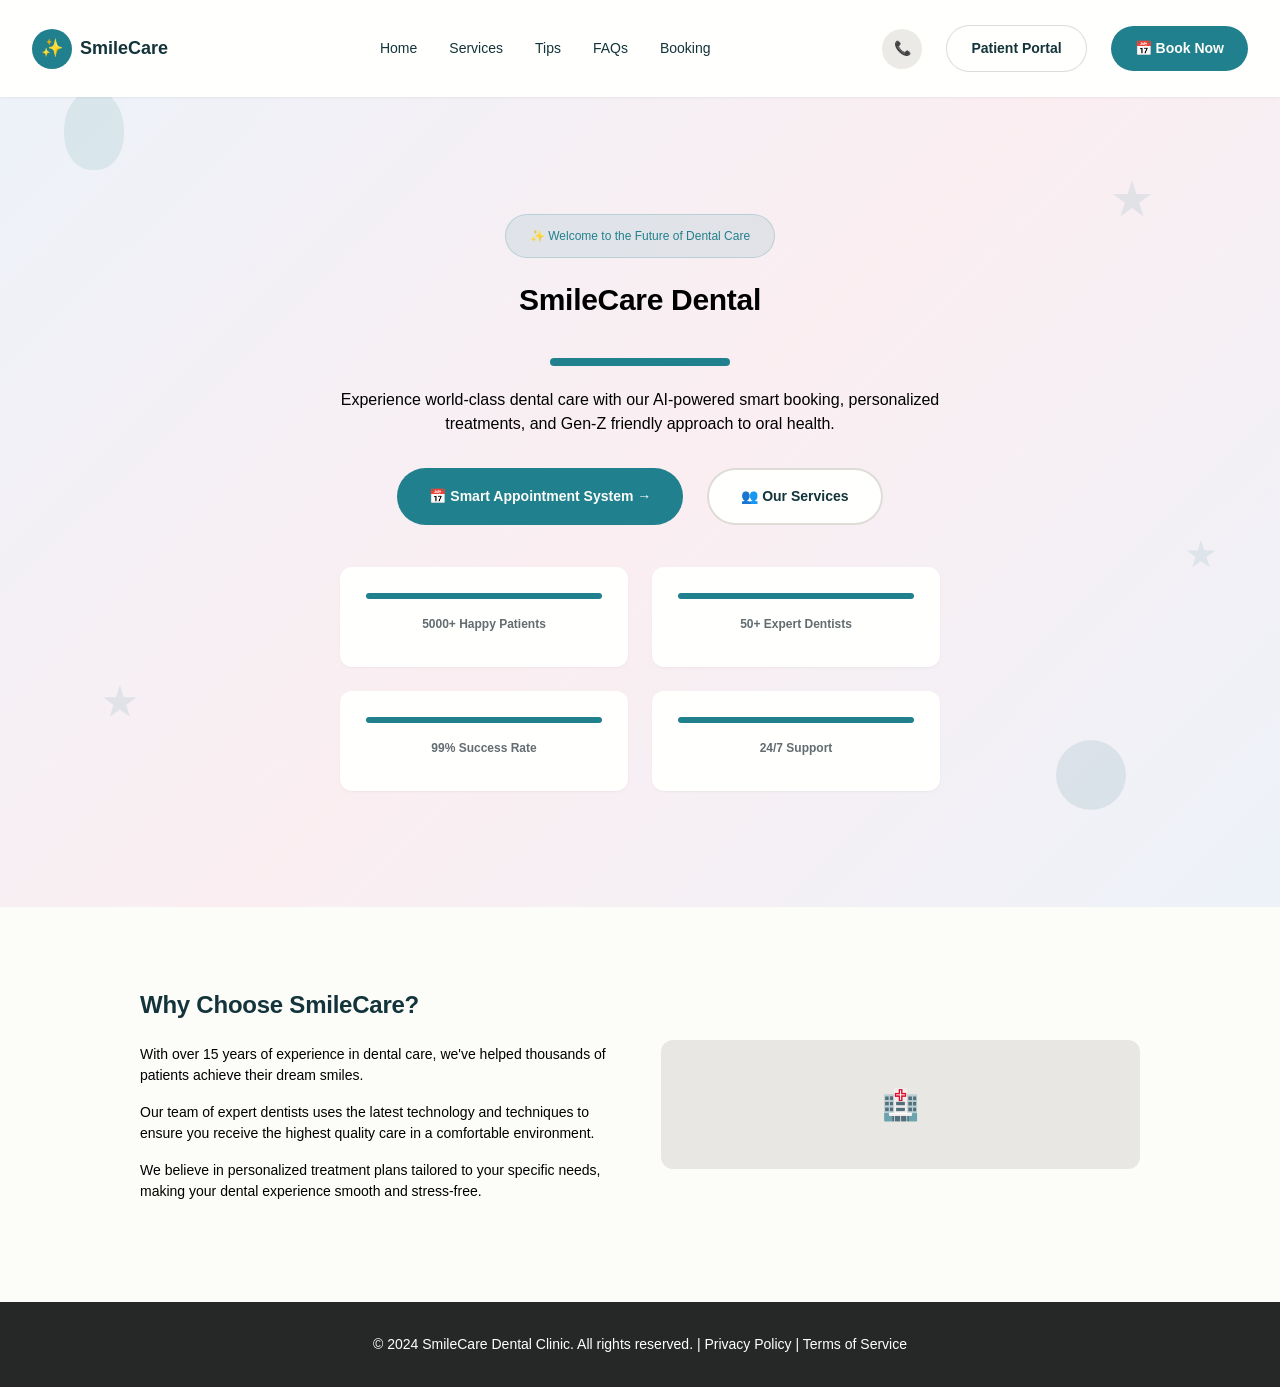
<file: index.html>
<!DOCTYPE html>
<html lang="en">
<head>
    <meta charset="UTF-8">
    <meta name="viewport" content="width=device-width, initial-scale=1.0">
    <title>SmileCare - Modern Dental Clinic</title>
    <link rel="stylesheet" href="style.css">
</head>
<body>
    <div class="floating-objects">
        <div class="floating-object tooth"></div>
        <div class="floating-object star"></div>
        <div class="floating-object star"></div>
        <div class="floating-object star"></div>
        <div class="floating-object star"></div>
        <div class="floating-object circle"></div>
        <div class="floating-object circle"></div>
    </div>

    <header>
        <nav>
            <div class="logo">
                <div class="logo-icon">✨</div>
                <span>SmileCare</span>
            </div>
            
            <ul class="nav-links">
                <li><a href="index.html">Home</a></li>
                <li><a href="services.html">Services</a></li>
                <li><a href="tips.html">Tips</a></li>
                <li><a href="faqs.html">FAQs</a></li>
                <li><a href="booking.html">Booking</a></li>
            </ul>

            <div class="nav-right">
                <div class="phone-icon">📞</div>
                <a href="patient-portal.html" class="login-btn">Patient Portal</a>
                <a href="booking.html" class="book-btn">📅 Book Now</a>
            </div>
        </nav>
    </header>

    <section class="hero" id="home">
        <div class="hero-content">
            <div class="hero-badge">✨ Welcome to the Future of Dental Care</div>
            
            <h1 class="hero-title">SmileCare Dental</h1>
            
            <div class="gradient-bar"></div>

            <p class="hero-description">
                Experience world-class dental care with our AI-powered smart booking, personalized treatments, and Gen-Z friendly approach to oral health.
            </p>

            <div class="hero-buttons">
                <a href="booking.html" class="btn-primary">📅 Smart Appointment System →</a>
                <a href="services.html" class="btn-secondary">👥 Our Services</a>
            </div>

            <div class="stats">
                <div class="stat-card">
                    <div class="stat-bar"></div>
                    <div class="stat-label">5000+ Happy Patients</div>
                </div>
                <div class="stat-card">
                    <div class="stat-bar"></div>
                    <div class="stat-label">50+ Expert Dentists</div>
                </div>
                <div class="stat-card">
                    <div class="stat-bar"></div>
                    <div class="stat-label">99% Success Rate</div>
                </div>
                <div class="stat-card">
                    <div class="stat-bar"></div>
                    <div class="stat-label">24/7 Support</div>
                </div>
            </div>
        </div>
    </section>

    <section class="about" id="about">
        <div class="container">
            <div class="about-content">
                <div class="about-text">
                    <h2>Why Choose SmileCare?</h2>
                    <p>With over 15 years of experience in dental care, we've helped thousands of patients achieve their dream smiles.</p>
                    <p>Our team of expert dentists uses the latest technology and techniques to ensure you receive the highest quality care in a comfortable environment.</p>
                    <p>We believe in personalized treatment plans tailored to your specific needs, making your dental experience smooth and stress-free.</p>
                </div>
                <div class="about-image">
                    🏥
                </div>
            </div>
        </div>
    </section>

    <footer>
        <p>&copy; 2024 SmileCare Dental Clinic. All rights reserved. | Privacy Policy | Terms of Service</p>
    </footer>

    <script src="script.js"></script>
</body>
</html>
</file>
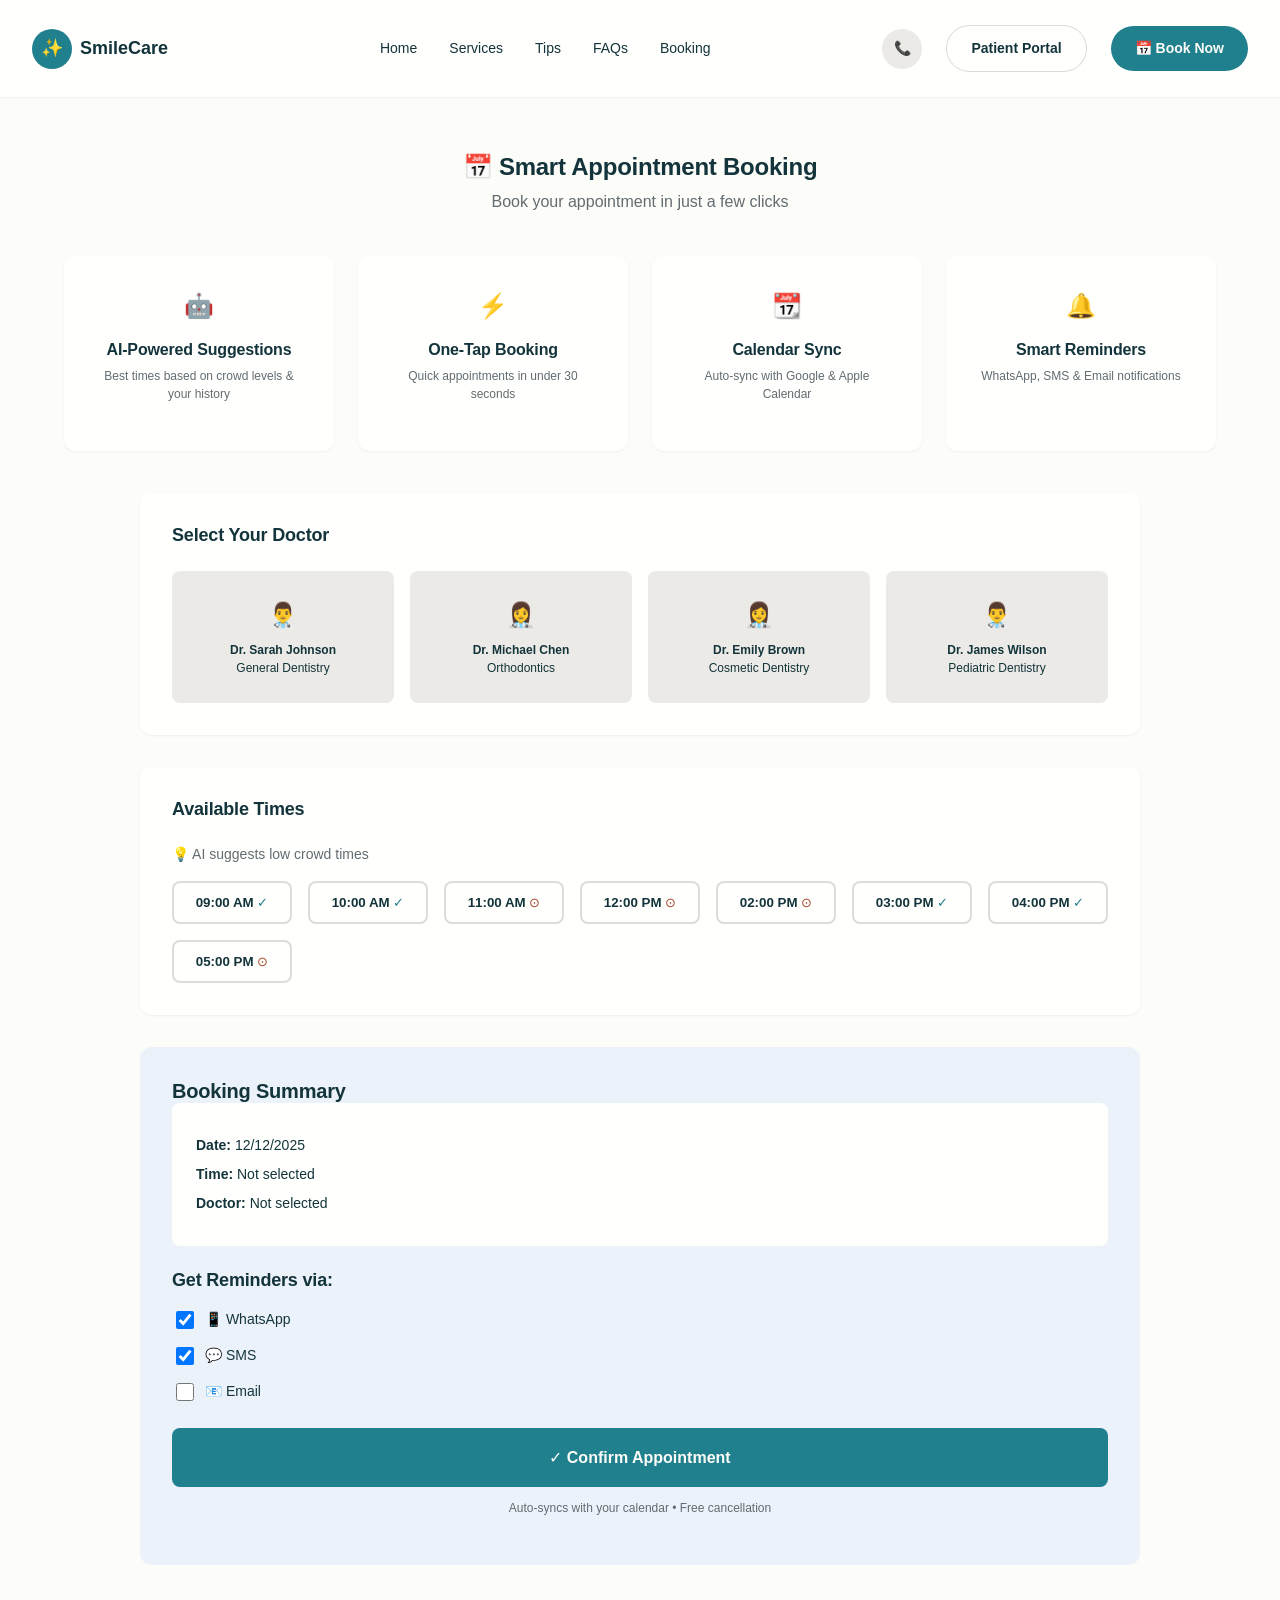
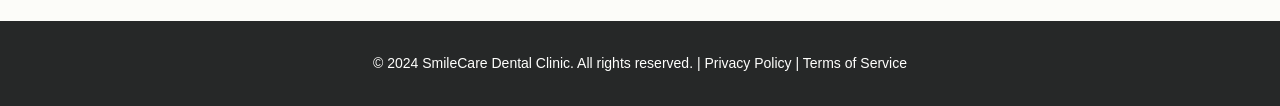
<file: booking.html>
<!DOCTYPE html>
<html lang="en">
<head>
    <meta charset="UTF-8">
    <meta name="viewport" content="width=device-width, initial-scale=1.0">
    <title>Smart Booking - SmileCare Dental</title>
    <link rel="stylesheet" href="style.css">
</head>
<body>
    <header>
        <nav>
            <div class="logo">
                <div class="logo-icon">✨</div>
                <span>SmileCare</span>
            </div>
            
            <ul class="nav-links">
                <li><a href="index.html">Home</a></li>
                <li><a href="services.html">Services</a></li>
                <li><a href="tips.html">Tips</a></li>
                <li><a href="faqs.html">FAQs</a></li>
                <li><a href="booking.html">Booking</a></li>
            </ul>

            <div class="nav-right">
                <div class="phone-icon">📞</div>
                <a href="patient-portal.html" class="login-btn">Patient Portal</a>
                <a href="booking.html" class="book-btn">📅 Book Now</a>
            </div>
        </nav>
    </header>

    <section class="booking-section">
        <div class="container">
            <div class="booking-header">
                <h2 class="booking-title">📅 Smart Appointment Booking</h2>
                <p class="booking-subtitle">Book your appointment in just a few clicks</p>
            </div>

            <div class="booking-features">
                <div class="feature">
                    <div class="feature-icon">🤖</div>
                    <h3>AI-Powered Suggestions</h3>
                    <p>Best times based on crowd levels & your history</p>
                </div>
                <div class="feature">
                    <div class="feature-icon">⚡</div>
                    <h3>One-Tap Booking</h3>
                    <p>Quick appointments in under 30 seconds</p>
                </div>
                <div class="feature">
                    <div class="feature-icon">📆</div>
                    <h3>Calendar Sync</h3>
                    <p>Auto-sync with Google & Apple Calendar</p>
                </div>
                <div class="feature">
                    <div class="feature-icon">🔔</div>
                    <h3>Smart Reminders</h3>
                    <p>WhatsApp, SMS & Email notifications</p>
                </div>
            </div>

            <div class="booking-form-section">
                <div class="booking-steps">
                    <h3>Select Your Doctor</h3>
                    <div class="doctors-list">
                        <div class="doctor-option" onclick="selectDoctor(this)">
                            <div class="doctor-icon">👨‍⚕️</div>
                            <p><strong>Dr. Sarah Johnson</strong></p>
                            <p>General Dentistry</p>
                        </div>
                        <div class="doctor-option" onclick="selectDoctor(this)">
                            <div class="doctor-icon">👩‍⚕️</div>
                            <p><strong>Dr. Michael Chen</strong></p>
                            <p>Orthodontics</p>
                        </div>
                        <div class="doctor-option" onclick="selectDoctor(this)">
                            <div class="doctor-icon">👩‍⚕️</div>
                            <p><strong>Dr. Emily Brown</strong></p>
                            <p>Cosmetic Dentistry</p>
                        </div>
                        <div class="doctor-option" onclick="selectDoctor(this)">
                            <div class="doctor-icon">👨‍⚕️</div>
                            <p><strong>Dr. James Wilson</strong></p>
                            <p>Pediatric Dentistry</p>
                        </div>
                    </div>
                </div>

                <div class="booking-steps">
                    <h3>Available Times</h3>
                    <p class="crowd-hint">💡 AI suggests low crowd times</p>
                    <div class="time-slots">
                        <button class="time-slot low-crowd">09:00 AM</button>
                        <button class="time-slot low-crowd">10:00 AM</button>
                        <button class="time-slot medium-crowd">11:00 AM</button>
                        <button class="time-slot medium-crowd">12:00 PM</button>
                        <button class="time-slot medium-crowd">02:00 PM</button>
                        <button class="time-slot low-crowd">03:00 PM</button>
                        <button class="time-slot low-crowd">04:00 PM</button>
                        <button class="time-slot medium-crowd">05:00 PM</button>
                    </div>
                </div>

                <div class="booking-summary">
                    <h3>Booking Summary</h3>
                    <div class="summary-card">
                        <p><strong>Date:</strong> <span id="summaryDate">12/12/2025</span></p>
                        <p><strong>Time:</strong> <span id="summaryTime">Not selected</span></p>
                        <p><strong>Doctor:</strong> <span id="summaryDoctor">Not selected</span></p>
                    </div>

                    <div class="reminder-options">
                        <h4>Get Reminders via:</h4>
                        <label class="checkbox-label">
                            <input type="checkbox" checked>
                            <span>📱 WhatsApp</span>
                        </label>
                        <label class="checkbox-label">
                            <input type="checkbox" checked>
                            <span>💬 SMS</span>
                        </label>
                        <label class="checkbox-label">
                            <input type="checkbox">
                            <span>📧 Email</span>
                        </label>
                    </div>

                    <button class="confirm-appointment-btn" onclick="confirmBooking()">✓ Confirm Appointment</button>
                    <p class="cancel-note">Auto-syncs with your calendar • Free cancellation</p>
                </div>
            </div>
        </div>
    </section>

    <footer>
        <p>&copy; 2024 SmileCare Dental Clinic. All rights reserved. | Privacy Policy | Terms of Service</p>
    </footer>

    <script src="script.js"></script>
</body>
</html>
</file>
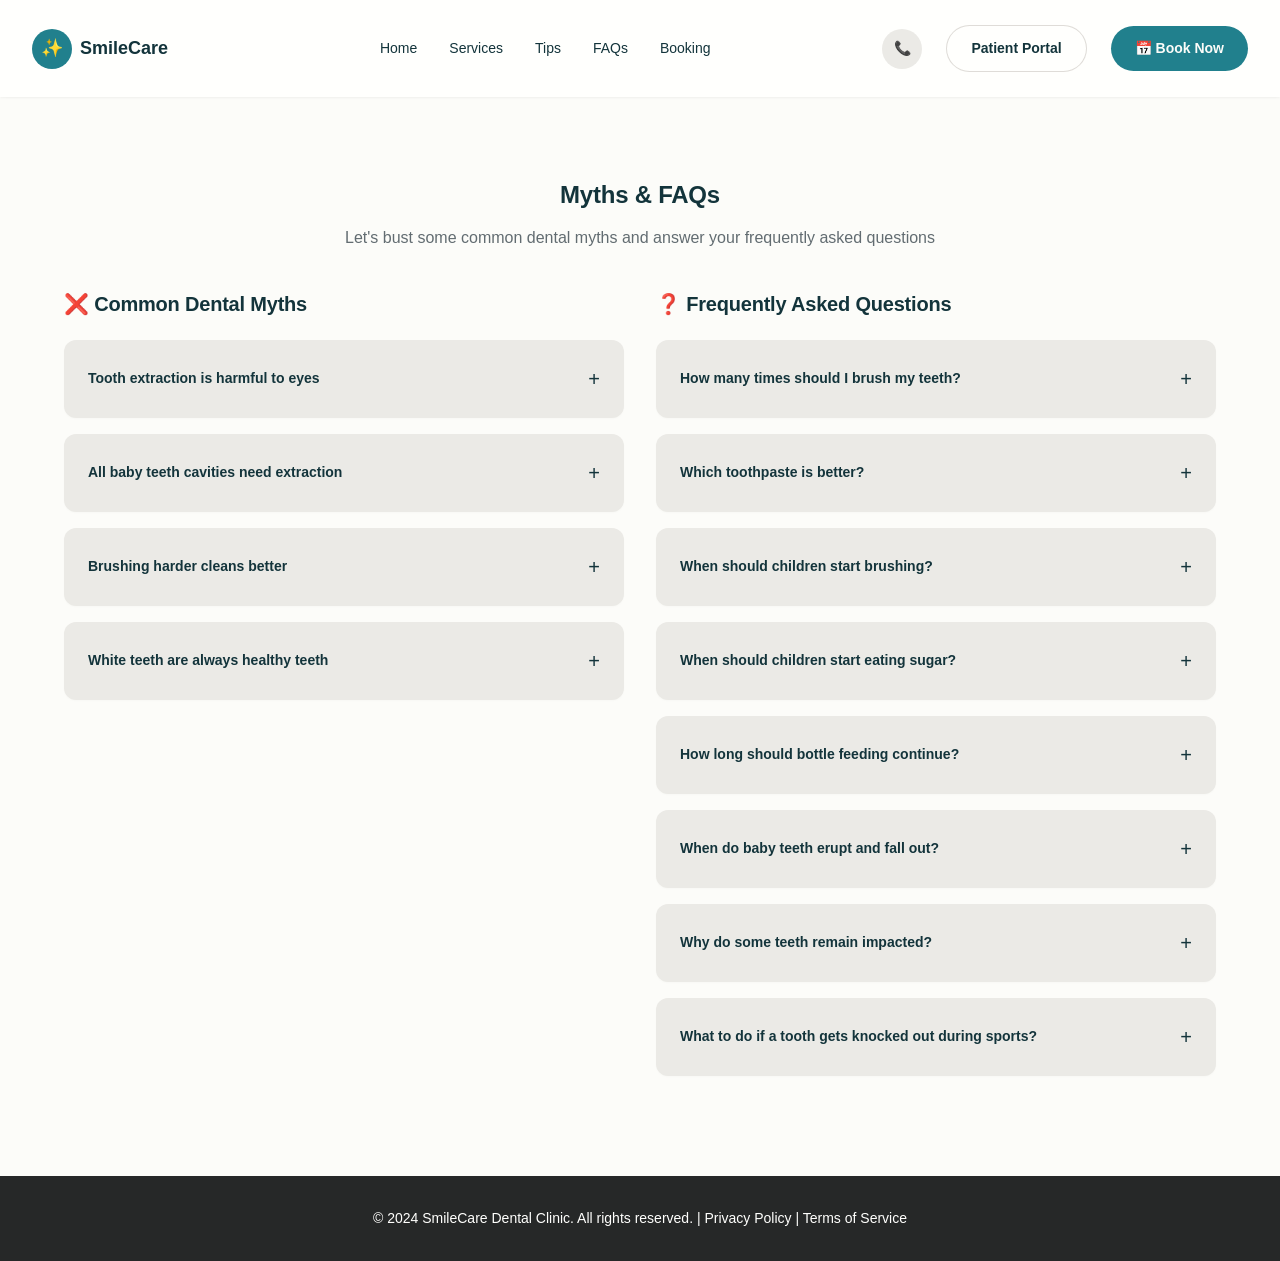
<file: faqs.html>
<!DOCTYPE html>
<html lang="en">
<head>
    <meta charset="UTF-8">
    <meta name="viewport" content="width=device-width, initial-scale=1.0">
    <title>FAQs & Myths - SmileCare Dental</title>
    <link rel="stylesheet" href="style.css">
</head>
<body>
    <div class="floating-objects">
        <div class="floating-object tooth"></div>
        <div class="floating-object star"></div>
        <div class="floating-object circle"></div>
    </div>

    <header>
        <nav>
            <div class="logo">
                <div class="logo-icon">✨</div>
                <span>SmileCare</span>
            </div>
            
            <ul class="nav-links">
                <li><a href="index.html">Home</a></li>
                <li><a href="services.html">Services</a></li>
                <li><a href="tips.html">Tips</a></li>
                <li><a href="faqs.html">FAQs</a></li>
                <li><a href="booking.html">Booking</a></li>
            </ul>

            <div class="nav-right">
                <div class="phone-icon">📞</div>
                <a href="patient-portal.html" class="login-btn">Patient Portal</a>
                <a href="booking.html" class="book-btn">📅 Book Now</a>
            </div>
        </nav>
    </header>

    <section class="faqs-section">
        <div class="container">
            <div class="section-header">
                <h2 class="section-title">Myths & FAQs</h2>
                <p class="section-subtitle">Let's bust some common dental myths and answer your frequently asked questions</p>
            </div>

            <div class="faqs-container">
                <div class="faqs-myths">
                    <h3 class="subsection-title">❌ Common Dental Myths</h3>
                    
                    <div class="faq-item">
                        <div class="faq-header" onclick="toggleFaq(this)">
                            <span class="faq-question">Tooth extraction is harmful to eyes</span>
                            <span class="faq-toggle">+</span>
                        </div>
                        <div class="faq-content">
                            <div class="myth-box">
                                <h4>✓ The Truth:</h4>
                                <p>This is completely FALSE! There is no nerve connection between teeth and eyes. Tooth extractions are safe procedures performed under proper anesthesia.</p>
                            </div>
                        </div>
                    </div>

                    <div class="faq-item">
                        <div class="faq-header" onclick="toggleFaq(this)">
                            <span class="faq-question">All baby teeth cavities need extraction</span>
                            <span class="faq-toggle">+</span>
                        </div>
                        <div class="faq-content">
                            <div class="myth-box">
                                <h4>✓ The Truth:</h4>
                                <p>Not necessarily. Baby teeth can be treated with fillings or other restorative methods to preserve them until they naturally fall out.</p>
                            </div>
                        </div>
                    </div>

                    <div class="faq-item">
                        <div class="faq-header" onclick="toggleFaq(this)">
                            <span class="faq-question">Brushing harder cleans better</span>
                            <span class="faq-toggle">+</span>
                        </div>
                        <div class="faq-content">
                            <div class="myth-box">
                                <h4>✓ The Truth:</h4>
                                <p>False! Hard brushing can damage your gums and enamel. Gentle, proper technique is more effective than aggressive brushing.</p>
                            </div>
                        </div>
                    </div>

                    <div class="faq-item">
                        <div class="faq-header" onclick="toggleFaq(this)">
                            <span class="faq-question">White teeth are always healthy teeth</span>
                            <span class="faq-toggle">+</span>
                        </div>
                        <div class="faq-content">
                            <div class="myth-box">
                                <h4>✓ The Truth:</h4>
                                <p>Not true. Teeth color doesn't determine health. You can have white teeth with cavities or healthy teeth with natural coloring.</p>
                            </div>
                        </div>
                    </div>
                </div>

                <div class="faqs-questions">
                    <h3 class="subsection-title">❓ Frequently Asked Questions</h3>
                    
                    <div class="faq-item">
                        <div class="faq-header" onclick="toggleFaq(this)">
                            <span class="faq-question">How many times should I brush my teeth?</span>
                            <span class="faq-toggle">+</span>
                        </div>
                        <div class="faq-content">
                            <p>You should brush your teeth at least twice a day - morning and night. Ideally, brush 30 minutes after meals to prevent enamel damage.</p>
                        </div>
                    </div>

                    <div class="faq-item">
                        <div class="faq-header" onclick="toggleFaq(this)">
                            <span class="faq-question">Which toothpaste is better?</span>
                            <span class="faq-toggle">+</span>
                        </div>
                        <div class="faq-content">
                            <p>Look for toothpaste with fluoride and the ADA seal. Choose based on your needs: sensitivity, whitening, or cavity prevention. Consult your dentist for personalized recommendations.</p>
                        </div>
                    </div>

                    <div class="faq-item">
                        <div class="faq-header" onclick="toggleFaq(this)">
                            <span class="faq-question">When should children start brushing?</span>
                            <span class="faq-toggle">+</span>
                        </div>
                        <div class="faq-content">
                            <p>Children should start brushing when their first tooth erupts (around 6 months old). Use a soft toothbrush and fluoride-free toothpaste for babies.</p>
                        </div>
                    </div>

                    <div class="faq-item">
                        <div class="faq-header" onclick="toggleFaq(this)">
                            <span class="faq-question">When should children start eating sugar?</span>
                            <span class="faq-toggle">+</span>
                        </div>
                        <div class="faq-content">
                            <p>Avoid giving children sugary foods before age 2. After that, limit sugary foods and drinks, especially between meals. Rinse mouth with water after consuming sweets.</p>
                        </div>
                    </div>

                    <div class="faq-item">
                        <div class="faq-header" onclick="toggleFaq(this)">
                            <span class="faq-question">How long should bottle feeding continue?</span>
                            <span class="faq-toggle">+</span>
                        </div>
                        <div class="faq-content">
                            <p>Bottle feeding should ideally stop by age 12-18 months. Prolonged bottle use, especially at night, can cause tooth decay and developmental issues.</p>
                        </div>
                    </div>

                    <div class="faq-item">
                        <div class="faq-header" onclick="toggleFaq(this)">
                            <span class="faq-question">When do baby teeth erupt and fall out?</span>
                            <span class="faq-toggle">+</span>
                        </div>
                        <div class="faq-content">
                            <p>First teeth typically erupt around 6 months. They start falling out around age 6. Baby teeth are usually all gone by age 12, replaced by permanent teeth.</p>
                        </div>
                    </div>

                    <div class="faq-item">
                        <div class="faq-header" onclick="toggleFaq(this)">
                            <span class="faq-question">Why do some teeth remain impacted?</span>
                            <span class="faq-toggle">+</span>
                        </div>
                        <div class="faq-content">
                            <p>Teeth can be impacted due to insufficient jaw space, bone density, or abnormal tooth positioning. Wisdom teeth are commonly impacted and may need extraction.</p>
                        </div>
                    </div>

                    <div class="faq-item">
                        <div class="faq-header" onclick="toggleFaq(this)">
                            <span class="faq-question">What to do if a tooth gets knocked out during sports?</span>
                            <span class="faq-toggle">+</span>
                        </div>
                        <div class="faq-content">
                            <p>Quickly find the tooth, hold it by the crown (not the root), rinse gently with milk or saline solution, and try to reinsert it. If not possible, place it in milk and visit the dentist immediately!</p>
                        </div>
                    </div>
                </div>
            </div>
        </div>
    </section>

    <footer>
        <p>&copy; 2024 SmileCare Dental Clinic. All rights reserved. | Privacy Policy | Terms of Service</p>
    </footer>

    <script src="script.js"></script>
</body>
</html>
</file>
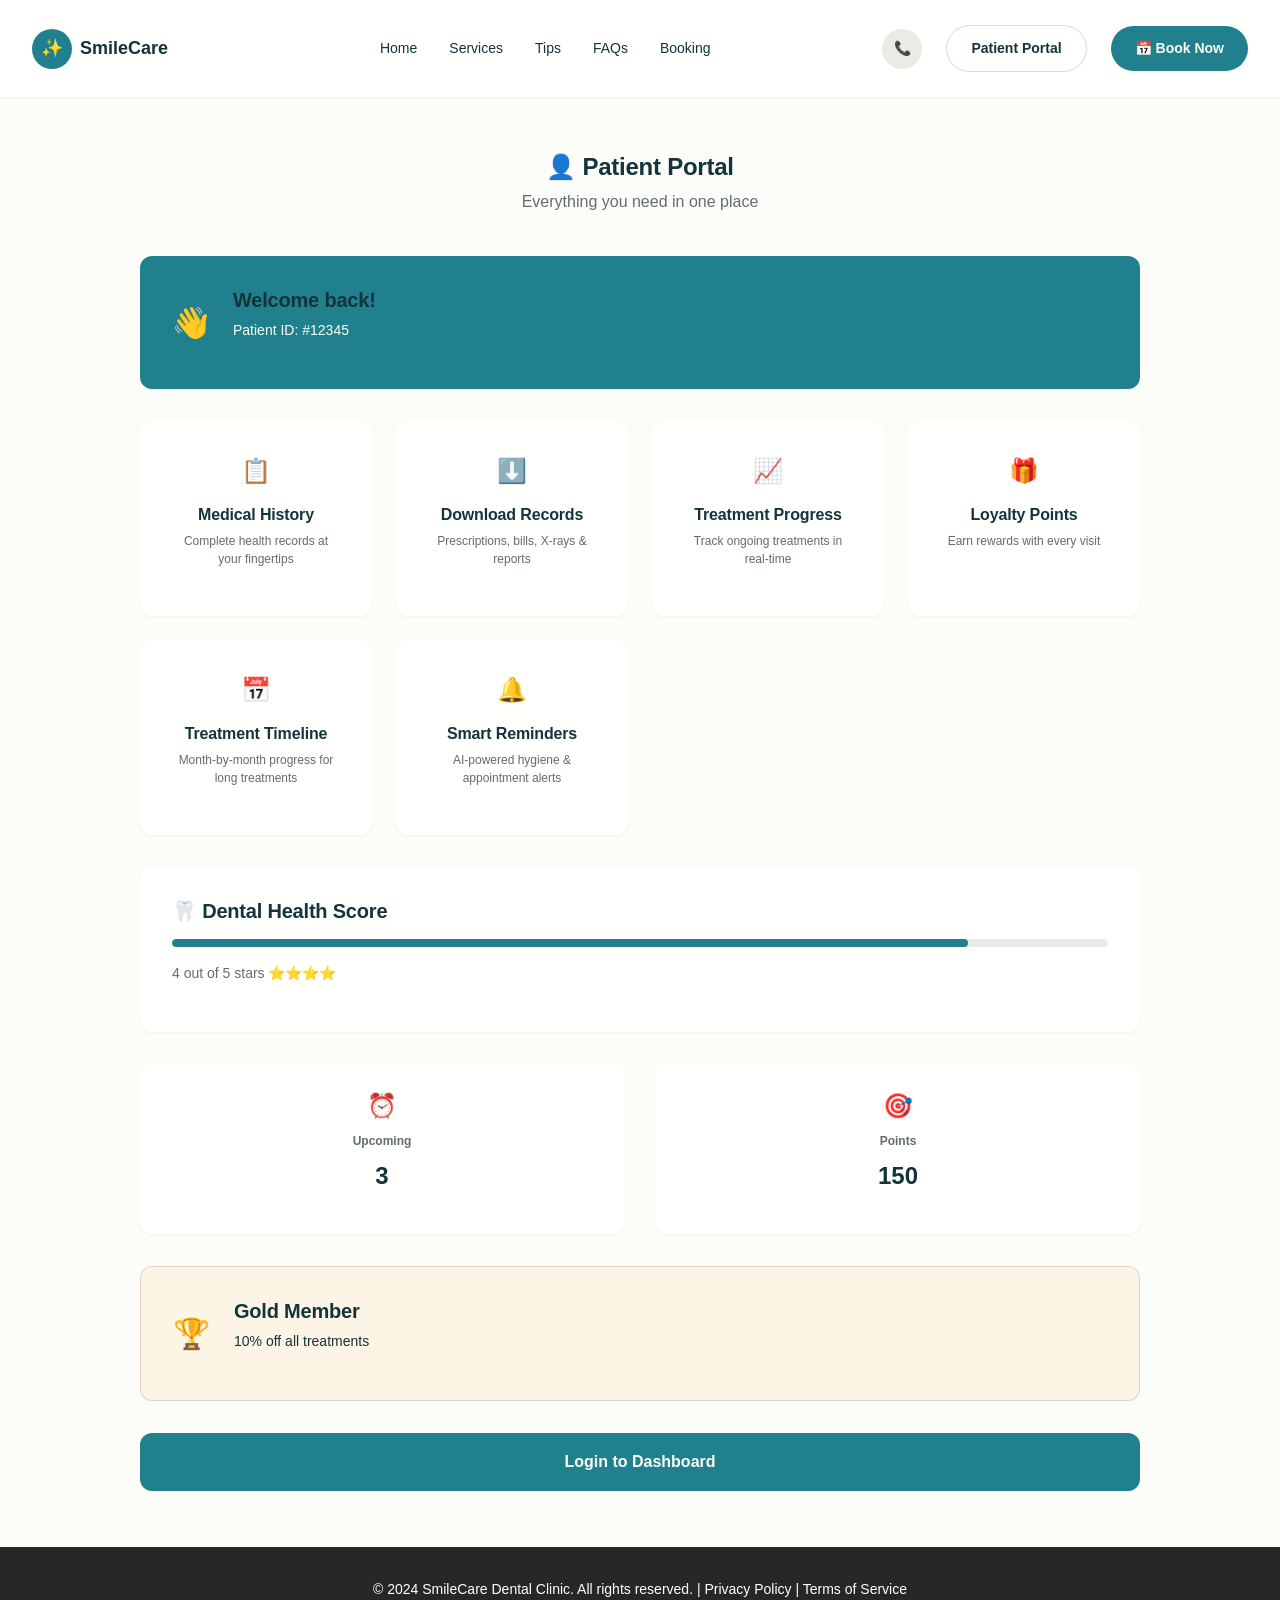
<file: patient-portal.html>
<!DOCTYPE html>
<html lang="en">
<head>
    <meta charset="UTF-8">
    <meta name="viewport" content="width=device-width, initial-scale=1.0">
    <title>Patient Portal - SmileCare Dental</title>
    <link rel="stylesheet" href="style.css">
</head>
<body>
    <header>
        <nav>
            <div class="logo">
                <div class="logo-icon">✨</div>
                <span>SmileCare</span>
            </div>
            
            <ul class="nav-links">
                <li><a href="index.html">Home</a></li>
                <li><a href="services.html">Services</a></li>
                <li><a href="tips.html">Tips</a></li>
                <li><a href="faqs.html">FAQs</a></li>
                <li><a href="booking.html">Booking</a></li>
            </ul>

            <div class="nav-right">
                <div class="phone-icon">📞</div>
                <a href="patient-portal.html" class="login-btn">Patient Portal</a>
                <a href="booking.html" class="book-btn">📅 Book Now</a>
            </div>
        </nav>
    </header>

    <section class="patient-portal-section">
        <div class="container">
            <div class="portal-header">
                <h2 class="portal-title">👤 Patient Portal</h2>
                <p class="portal-subtitle">Everything you need in one place</p>
            </div>

            <div class="portal-content">
                <div class="welcome-card">
                    <div class="welcome-icon">👋</div>
                    <div class="welcome-text">
                        <h3>Welcome back!</h3>
                        <p>Patient ID: #12345</p>
                    </div>
                </div>

                <div class="portal-grid">
                    <div class="portal-card">
                        <div class="portal-card-icon">📋</div>
                        <h3 class="portal-card-title">Medical History</h3>
                        <p class="portal-card-description">Complete health records at your fingertips</p>
                    </div>

                    <div class="portal-card">
                        <div class="portal-card-icon">⬇️</div>
                        <h3 class="portal-card-title">Download Records</h3>
                        <p class="portal-card-description">Prescriptions, bills, X-rays & reports</p>
                    </div>

                    <div class="portal-card">
                        <div class="portal-card-icon">📈</div>
                        <h3 class="portal-card-title">Treatment Progress</h3>
                        <p class="portal-card-description">Track ongoing treatments in real-time</p>
                    </div>

                    <div class="portal-card">
                        <div class="portal-card-icon">🎁</div>
                        <h3 class="portal-card-title">Loyalty Points</h3>
                        <p class="portal-card-description">Earn rewards with every visit</p>
                    </div>

                    <div class="portal-card">
                        <div class="portal-card-icon">📅</div>
                        <h3 class="portal-card-title">Treatment Timeline</h3>
                        <p class="portal-card-description">Month-by-month progress for long treatments</p>
                    </div>

                    <div class="portal-card">
                        <div class="portal-card-icon">🔔</div>
                        <h3 class="portal-card-title">Smart Reminders</h3>
                        <p class="portal-card-description">AI-powered hygiene & appointment alerts</p>
                    </div>
                </div>

                <div class="health-score-section">
                    <div class="score-header">
                        <h3>🦷 Dental Health Score</h3>
                        <div class="score-bar">
                            <div class="score-progress" style="width: 85%;"></div>
                        </div>
                        <p class="score-value">4 out of 5 stars ⭐⭐⭐⭐</p>
                    </div>
                </div>

                <div class="quick-stats">
                    <div class="stat">
                        <div class="stat-icon">⏰</div>
                        <p class="stat-label">Upcoming</p>
                        <p class="stat-value">3</p>
                    </div>
                    <div class="stat">
                        <div class="stat-icon">🎯</div>
                        <p class="stat-label">Points</p>
                        <p class="stat-value">150</p>
                    </div>
                </div>

                <div class="membership-card">
                    <div class="membership-icon">🏆</div>
                    <div class="membership-content">
                        <h3>Gold Member</h3>
                        <p>10% off all treatments</p>
                    </div>
                </div>

                <button class="portal-login-btn">Login to Dashboard</button>
            </div>
        </div>
    </section>

    <footer>
        <p>&copy; 2024 SmileCare Dental Clinic. All rights reserved. | Privacy Policy | Terms of Service</p>
    </footer>

    <script src="script.js"></script>
</body>
</html>
</file>
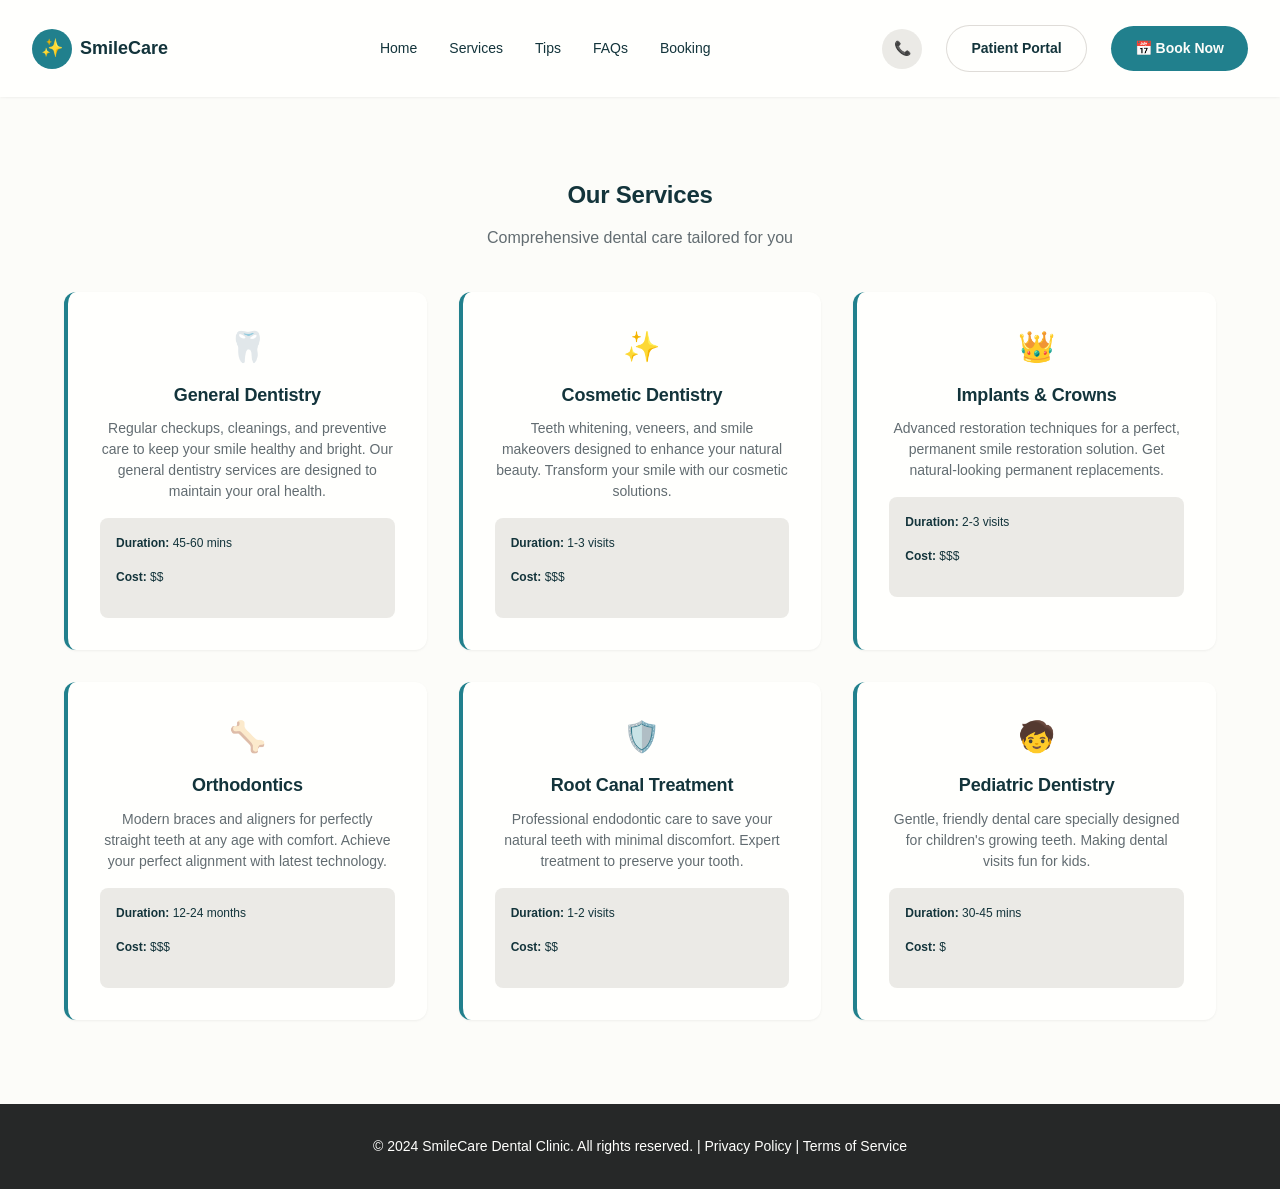
<file: services.html>
<!DOCTYPE html>
<html lang="en">
<head>
    <meta charset="UTF-8">
    <meta name="viewport" content="width=device-width, initial-scale=1.0">
    <title>Services - SmileCare Dental</title>
    <link rel="stylesheet" href="style.css">
</head>
<body>
    <div class="floating-objects">
        <div class="floating-object tooth"></div>
        <div class="floating-object star"></div>
        <div class="floating-object star"></div>
        <div class="floating-object circle"></div>
        <div class="floating-object circle"></div>
    </div>

    <header>
        <nav>
            <div class="logo">
                <div class="logo-icon">✨</div>
                <span>SmileCare</span>
            </div>
            
            <ul class="nav-links">
                <li><a href="index.html">Home</a></li>
                <li><a href="services.html">Services</a></li>
                <li><a href="tips.html">Tips</a></li>
                <li><a href="faqs.html">FAQs</a></li>
                <li><a href="booking.html">Booking</a></li>
            </ul>

            <div class="nav-right">
                <div class="phone-icon">📞</div>
                <a href="patient-portal.html" class="login-btn">Patient Portal</a>
                <a href="booking.html" class="book-btn">📅 Book Now</a>
            </div>
        </nav>
    </header>

    <section class="services">
        <div class="container">
            <h2 class="section-title">Our Services</h2>
            <p class="section-subtitle">Comprehensive dental care tailored for you</p>
            
            <div class="services-grid">
                <div class="service-card">
                    <div class="service-icon">🦷</div>
                    <h3 class="service-title">General Dentistry</h3>
                    <p class="service-description">Regular checkups, cleanings, and preventive care to keep your smile healthy and bright. Our general dentistry services are designed to maintain your oral health.</p>
                    <div class="service-details">
                        <p><strong>Duration:</strong> 45-60 mins</p>
                        <p><strong>Cost:</strong> $$</p>
                    </div>
                </div>
                <div class="service-card">
                    <div class="service-icon">✨</div>
                    <h3 class="service-title">Cosmetic Dentistry</h3>
                    <p class="service-description">Teeth whitening, veneers, and smile makeovers designed to enhance your natural beauty. Transform your smile with our cosmetic solutions.</p>
                    <div class="service-details">
                        <p><strong>Duration:</strong> 1-3 visits</p>
                        <p><strong>Cost:</strong> $$$</p>
                    </div>
                </div>
                <div class="service-card">
                    <div class="service-icon">👑</div>
                    <h3 class="service-title">Implants & Crowns</h3>
                    <p class="service-description">Advanced restoration techniques for a perfect, permanent smile restoration solution. Get natural-looking permanent replacements.</p>
                    <div class="service-details">
                        <p><strong>Duration:</strong> 2-3 visits</p>
                        <p><strong>Cost:</strong> $$$</p>
                    </div>
                </div>
                <div class="service-card">
                    <div class="service-icon">🦴</div>
                    <h3 class="service-title">Orthodontics</h3>
                    <p class="service-description">Modern braces and aligners for perfectly straight teeth at any age with comfort. Achieve your perfect alignment with latest technology.</p>
                    <div class="service-details">
                        <p><strong>Duration:</strong> 12-24 months</p>
                        <p><strong>Cost:</strong> $$$</p>
                    </div>
                </div>
                <div class="service-card">
                    <div class="service-icon">🛡️</div>
                    <h3 class="service-title">Root Canal Treatment</h3>
                    <p class="service-description">Professional endodontic care to save your natural teeth with minimal discomfort. Expert treatment to preserve your tooth.</p>
                    <div class="service-details">
                        <p><strong>Duration:</strong> 1-2 visits</p>
                        <p><strong>Cost:</strong> $$</p>
                    </div>
                </div>
                <div class="service-card">
                    <div class="service-icon">🧒</div>
                    <h3 class="service-title">Pediatric Dentistry</h3>
                    <p class="service-description">Gentle, friendly dental care specially designed for children's growing teeth. Making dental visits fun for kids.</p>
                    <div class="service-details">
                        <p><strong>Duration:</strong> 30-45 mins</p>
                        <p><strong>Cost:</strong> $</p>
                    </div>
                </div>
            </div>
        </div>
    </section>

    <footer>
        <p>&copy; 2024 SmileCare Dental Clinic. All rights reserved. | Privacy Policy | Terms of Service</p>
    </footer>

    <script src="script.js"></script>
</body>
</html>
</file>
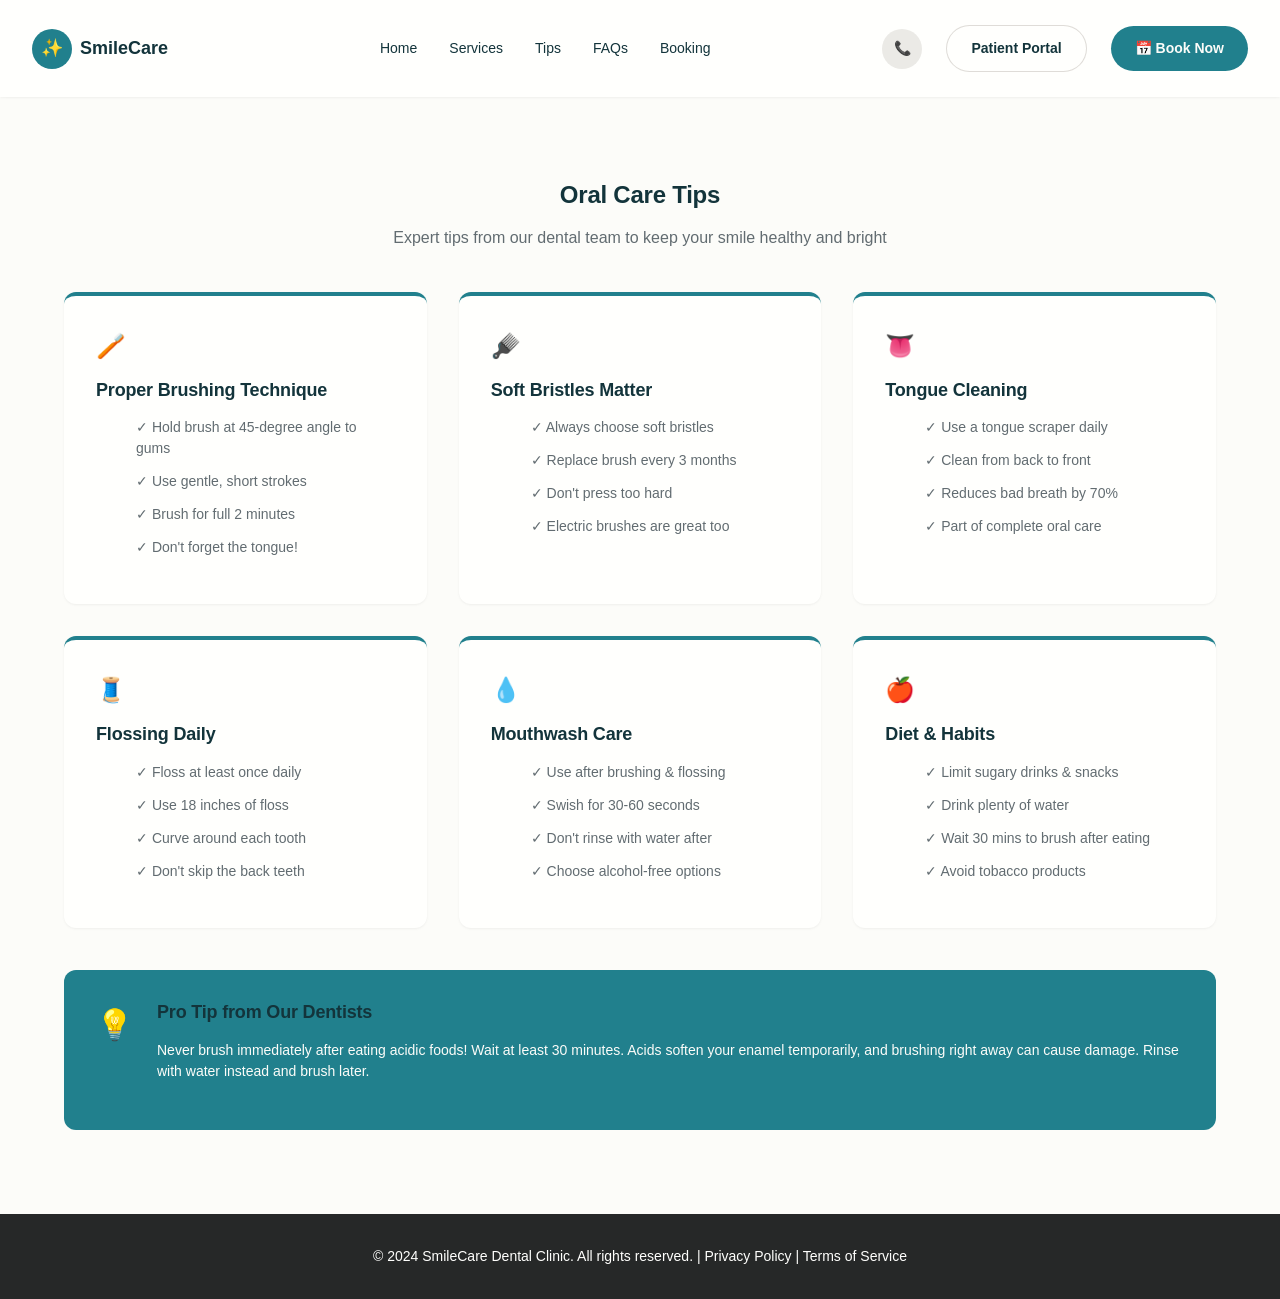
<file: tips.html>
<!DOCTYPE html>
<html lang="en">
<head>
    <meta charset="UTF-8">
    <meta name="viewport" content="width=device-width, initial-scale=1.0">
    <title>Oral Care Tips - SmileCare Dental</title>
    <link rel="stylesheet" href="style.css">
</head>
<body>
    <div class="floating-objects">
        <div class="floating-object tooth"></div>
        <div class="floating-object star"></div>
        <div class="floating-object circle"></div>
    </div>

    <header>
        <nav>
            <div class="logo">
                <div class="logo-icon">✨</div>
                <span>SmileCare</span>
            </div>
            
            <ul class="nav-links">
                <li><a href="index.html">Home</a></li>
                <li><a href="services.html">Services</a></li>
                <li><a href="tips.html">Tips</a></li>
                <li><a href="faqs.html">FAQs</a></li>
                <li><a href="booking.html">Booking</a></li>
            </ul>

            <div class="nav-right">
                <div class="phone-icon">📞</div>
                <a href="patient-portal.html" class="login-btn">Patient Portal</a>
                <a href="booking.html" class="book-btn">📅 Book Now</a>
            </div>
        </nav>
    </header>

    <section class="tips-section">
        <div class="container">
            <div class="section-header">
                <h2 class="section-title">Oral Care Tips</h2>
                <p class="section-subtitle">Expert tips from our dental team to keep your smile healthy and bright</p>
            </div>

            <div class="tips-grid">
                <div class="tip-card">
                    <div class="tip-icon">🪥</div>
                    <h3 class="tip-title">Proper Brushing Technique</h3>
                    <ul class="tip-list">
                        <li>✓ Hold brush at 45-degree angle to gums</li>
                        <li>✓ Use gentle, short strokes</li>
                        <li>✓ Brush for full 2 minutes</li>
                        <li>✓ Don't forget the tongue!</li>
                    </ul>
                </div>

                <div class="tip-card">
                    <div class="tip-icon">🪮</div>
                    <h3 class="tip-title">Soft Bristles Matter</h3>
                    <ul class="tip-list">
                        <li>✓ Always choose soft bristles</li>
                        <li>✓ Replace brush every 3 months</li>
                        <li>✓ Don't press too hard</li>
                        <li>✓ Electric brushes are great too</li>
                    </ul>
                </div>

                <div class="tip-card">
                    <div class="tip-icon">👅</div>
                    <h3 class="tip-title">Tongue Cleaning</h3>
                    <ul class="tip-list">
                        <li>✓ Use a tongue scraper daily</li>
                        <li>✓ Clean from back to front</li>
                        <li>✓ Reduces bad breath by 70%</li>
                        <li>✓ Part of complete oral care</li>
                    </ul>
                </div>

                <div class="tip-card">
                    <div class="tip-icon">🧵</div>
                    <h3 class="tip-title">Flossing Daily</h3>
                    <ul class="tip-list">
                        <li>✓ Floss at least once daily</li>
                        <li>✓ Use 18 inches of floss</li>
                        <li>✓ Curve around each tooth</li>
                        <li>✓ Don't skip the back teeth</li>
                    </ul>
                </div>

                <div class="tip-card">
                    <div class="tip-icon">💧</div>
                    <h3 class="tip-title">Mouthwash Care</h3>
                    <ul class="tip-list">
                        <li>✓ Use after brushing & flossing</li>
                        <li>✓ Swish for 30-60 seconds</li>
                        <li>✓ Don't rinse with water after</li>
                        <li>✓ Choose alcohol-free options</li>
                    </ul>
                </div>

                <div class="tip-card">
                    <div class="tip-icon">🍎</div>
                    <h3 class="tip-title">Diet & Habits</h3>
                    <ul class="tip-list">
                        <li>✓ Limit sugary drinks & snacks</li>
                        <li>✓ Drink plenty of water</li>
                        <li>✓ Wait 30 mins to brush after eating</li>
                        <li>✓ Avoid tobacco products</li>
                    </ul>
                </div>
            </div>

            <div class="pro-tip">
                <div class="pro-tip-icon">💡</div>
                <div class="pro-tip-content">
                    <h3>Pro Tip from Our Dentists</h3>
                    <p>Never brush immediately after eating acidic foods! Wait at least 30 minutes. Acids soften your enamel temporarily, and brushing right away can cause damage. Rinse with water instead and brush later.</p>
                </div>
            </div>
        </div>
    </section>

    <footer>
        <p>&copy; 2024 SmileCare Dental Clinic. All rights reserved. | Privacy Policy | Terms of Service</p>
    </footer>

    <script src="script.js"></script>
</body>
</html>
</file>
<file: style.css>
:root {
  --color-white: rgba(255, 255, 255, 1);
  --color-black: rgba(0, 0, 0, 1);
  --color-cream-50: rgba(252, 252, 249, 1);
  --color-cream-100: rgba(255, 255, 253, 1);
  --color-gray-200: rgba(245, 245, 245, 1);
  --color-gray-300: rgba(167, 169, 169, 1);
  --color-gray-400: rgba(119, 124, 124, 1);
  --color-slate-500: rgba(98, 108, 113, 1);
  --color-brown-600: rgba(94, 82, 64, 1);
  --color-charcoal-700: rgb(182, 230, 230);
  --color-charcoal-800: rgba(38, 40, 40, 1);
  --color-slate-900: rgba(19, 52, 59, 1);
  --color-teal-300: rgba(50, 184, 198, 1);
  --color-teal-400: rgba(45, 166, 178, 1);
  --color-teal-500: rgba(33, 128, 141, 1);
  --color-teal-600: rgba(29, 116, 128, 1);
  --color-teal-700: rgba(26, 104, 115, 1);
  --color-teal-800: rgba(41, 150, 161, 1);
  --color-red-400: rgba(255, 84, 89, 1);
  --color-red-500: rgba(192, 21, 47, 1);
  --color-orange-400: rgba(230, 129, 97, 1);
  --color-orange-500: rgba(168, 75, 47, 1);

  --color-brown-600-rgb: 94, 82, 64;
  --color-teal-500-rgb: 33, 128, 141;
  --color-slate-900-rgb: 19, 52, 59;
  --color-slate-500-rgb: 98, 108, 113;
  --color-red-500-rgb: 192, 21, 47;
  --color-red-400-rgb: 255, 84, 89;
  --color-orange-500-rgb: 168, 75, 47;
  --color-orange-400-rgb: 230, 129, 97;

  --color-bg-1: rgba(59, 130, 246, 0.08); 
  --color-bg-2: rgba(245, 158, 11, 0.08); 
  --color-bg-3: rgba(34, 197, 94, 0.08); 
  --color-bg-4: rgba(239, 68, 68, 0.08); 
  --color-bg-5: rgba(147, 51, 234, 0.08); 
  --color-bg-6: rgba(249, 115, 22, 0.08); 
  --color-bg-7: rgba(236, 72, 153, 0.08); 
  --color-bg-8: rgba(6, 182, 212, 0.08); 


  --color-background: var(--color-cream-50);
  --color-surface: var(--color-cream-100);
  --color-text: var(--color-slate-900);
  --color-text-secondary: var(--color-slate-500);
  --color-primary: var(--color-teal-500);
  --color-primary-hover: var(--color-teal-600);
  --color-primary-active: var(--color-teal-700);
  --color-secondary: rgba(var(--color-brown-600-rgb), 0.12);
  --color-secondary-hover: rgba(var(--color-brown-600-rgb), 0.2);
  --color-secondary-active: rgba(var(--color-brown-600-rgb), 0.25);
  --color-border: rgba(var(--color-brown-600-rgb), 0.2);
  --color-btn-primary-text: var(--color-cream-50);
  --color-card-border: rgba(var(--color-brown-600-rgb), 0.12);
  --color-card-border-inner: rgba(var(--color-brown-600-rgb), 0.12);
  --color-error: var(--color-red-500);
  --color-success: var(--color-teal-500);
  --color-warning: var(--color-orange-500);
  --color-info: var(--color-slate-500);
  --color-focus-ring: rgba(var(--color-teal-500-rgb), 0.4);
  --color-select-caret: rgba(var(--color-slate-900-rgb), 0.8);

  --focus-ring: 0 0 0 3px var(--color-focus-ring);
  --focus-outline: 2px solid var(--color-primary);
  --status-bg-opacity: 0.15;
  --status-border-opacity: 0.25;
  --select-caret-light: url("data:image/svg+xml,%3Csvg xmlns='http://www.w3.org/2000/svg' width='16' height='16' viewBox='0 0 24 24' fill='none' stroke='%23134252' stroke-width='2' stroke-linecap='round' stroke-linejoin='round'%3E%3Cpolyline points='6 9 12 15 18 9'%3E%3C/polyline%3E%3C/svg%3E");
  --select-caret-dark: url("data:image/svg+xml,%3Csvg xmlns='http://www.w3.org/2000/svg' width='16' height='16' viewBox='0 0 24 24' fill='none' stroke='%23f5f5f5' stroke-width='2' stroke-linecap='round' stroke-linejoin='round'%3E%3Cpolyline points='6 9 12 15 18 9'%3E%3C/polyline%3E%3C/svg%3E");

  --color-success-rgb: 33, 128, 141;
  --color-error-rgb: 192, 21, 47;
  --color-warning-rgb: 168, 75, 47;
  --color-info-rgb: 98, 108, 113;

  --font-family-base: "FKGroteskNeue", "Geist", "Inter", -apple-system,
    BlinkMacSystemFont, "Segoe UI", Roboto, sans-serif;
  --font-family-mono: "Berkeley Mono", ui-monospace, SFMono-Regular, Menlo,
    Monaco, Consolas, monospace;
  --font-size-xs: 11px;
  --font-size-sm: 12px;
  --font-size-base: 14px;
  --font-size-md: 14px;
  --font-size-lg: 16px;
  --font-size-xl: 18px;
  --font-size-2xl: 20px;
  --font-size-3xl: 24px;
  --font-size-4xl: 30px;
  --font-weight-normal: 400;
  --font-weight-medium: 500;
  --font-weight-semibold: 550;
  --font-weight-bold: 600;
  --line-height-tight: 1.2;
  --line-height-normal: 1.5;
  --letter-spacing-tight: -0.01em;

  --space-0: 0;
  --space-1: 1px;
  --space-2: 2px;
  --space-4: 4px;
  --space-6: 6px;
  --space-8: 8px;
  --space-10: 10px;
  --space-12: 12px;
  --space-16: 16px;
  --space-20: 20px;
  --space-24: 24px;
  --space-32: 32px;

  --radius-sm: 6px;
  --radius-base: 8px;
  --radius-md: 10px;
  --radius-lg: 12px;
  --radius-full: 9999px;

  --shadow-xs: 0 1px 2px rgba(0, 0, 0, 0.02);
  --shadow-sm: 0 1px 3px rgba(0, 0, 0, 0.04), 0 1px 2px rgba(0, 0, 0, 0.02);
  --shadow-md: 0 4px 6px -1px rgba(0, 0, 0, 0.04),
    0 2px 4px -1px rgba(0, 0, 0, 0.02);
  --shadow-lg: 0 10px 15px -3px rgba(0, 0, 0, 0.04),
    0 4px 6px -2px rgba(0, 0, 0, 0.02);
  --shadow-inset-sm: inset 0 1px 0 rgba(255, 255, 255, 0.15),
    inset 0 -1px 0 rgba(0, 0, 0, 0.03);

  --duration-fast: 150ms;
  --duration-normal: 250ms;
  --ease-standard: cubic-bezier(0.16, 1, 0.3, 1);

  --container-sm: 640px;
  --container-md: 768px;
  --container-lg: 1024px;
  --container-xl: 1280px;
}

@media (prefers-color-scheme: dark) {
  :root {
    --color-gray-400-rgb: 119, 124, 124;
    --color-teal-300-rgb: 50, 184, 198;
    --color-gray-300-rgb: 167, 169, 169;
    --color-gray-200-rgb: 245, 245, 245;

    --color-bg-1: rgba(29, 78, 216, 0.15);
    --color-bg-2: rgba(180, 83, 9, 0.15); 
    --color-bg-3: rgba(21, 128, 61, 0.15); 
    --color-bg-4: rgba(185, 28, 28, 0.15); 
    --color-bg-5: rgba(107, 33, 168, 0.15); 
    --color-bg-6: rgba(194, 65, 12, 0.15); 
    --color-bg-7: rgba(190, 24, 93, 0.15); 
    --color-bg-8: rgba(8, 145, 178, 0.15); 

    --color-background: var(--color-charcoal-700);
    --color-surface: var(--color-charcoal-800);
    --color-text: var(--color-gray-200);
    --color-text-secondary: rgba(var(--color-gray-300-rgb), 0.7);
    --color-primary: var(--color-teal-300);
    --color-primary-hover: var(--color-teal-400);
    --color-primary-active: var(--color-teal-800);
    --color-secondary: rgba(var(--color-gray-400-rgb), 0.15);
    --color-secondary-hover: rgba(var(--color-gray-400-rgb), 0.25);
    --color-secondary-active: rgba(var(--color-gray-400-rgb), 0.3);
    --color-border: rgba(var(--color-gray-400-rgb), 0.3);
    --color-error: var(--color-red-400);
    --color-success: var(--color-teal-300);
    --color-warning: var(--color-orange-400);
    --color-info: var(--color-gray-300);
    --color-focus-ring: rgba(var(--color-teal-300-rgb), 0.4);
    --color-btn-primary-text: var(--color-slate-900);
    --color-card-border: rgba(var(--color-gray-400-rgb), 0.2);
    --color-card-border-inner: rgba(var(--color-gray-400-rgb), 0.15);
    --shadow-inset-sm: inset 0 1px 0 rgba(255, 255, 255, 0.1),
      inset 0 -1px 0 rgba(0, 0, 0, 0.15);
    --button-border-secondary: rgba(var(--color-gray-400-rgb), 0.2);
    --color-border-secondary: rgba(var(--color-gray-400-rgb), 0.2);
    --color-select-caret: rgba(var(--color-gray-200-rgb), 0.8);

    --focus-ring: 0 0 0 3px var(--color-focus-ring);
    --focus-outline: 2px solid var(--color-primary);
    --status-bg-opacity: 0.15;
    --status-border-opacity: 0.25;
    --select-caret-light: url("data:image/svg+xml,%3Csvg xmlns='http://www.w3.org/2000/svg' width='16' height='16' viewBox='0 0 24 24' fill='none' stroke='%23134252' stroke-width='2' stroke-linecap='round' stroke-linejoin='round'%3E%3Cpolyline points='6 9 12 15 18 9'%3E%3C/polyline%3E%3C/svg%3E");
    --select-caret-dark: url("data:image/svg+xml,%3Csvg xmlns='http://www.w3.org/2000/svg' width='16' height='16' viewBox='0 0 24 24' fill='none' stroke='%23f5f5f5' stroke-width='2' stroke-linecap='round' stroke-linejoin='round'%3E%3Cpolyline points='6 9 12 15 18 9'%3E%3C/polyline%3E%3C/svg%3E");

    --color-success-rgb: var(--color-teal-300-rgb);
    --color-error-rgb: var(--color-red-400-rgb);
    --color-warning-rgb: var(--color-orange-400-rgb);
    --color-info-rgb: var(--color-gray-300-rgb);
  }
}

[data-color-scheme="dark"] {
  
  --color-gray-400-rgb: 119, 124, 124;
  --color-teal-300-rgb: 50, 184, 198;
  --color-gray-300-rgb: 167, 169, 169;
  --color-gray-200-rgb: 245, 245, 245;

  --color-bg-1: rgba(29, 78, 216, 0.15); /* Dark blue */
  --color-bg-2: rgba(180, 83, 9, 0.15); /* Dark yellow */
  --color-bg-3: rgba(21, 128, 61, 0.15); /* Dark green */
  --color-bg-4: rgba(185, 28, 28, 0.15); /* Dark red */
  --color-bg-5: rgba(107, 33, 168, 0.15); /* Dark purple */
  --color-bg-6: rgba(194, 65, 12, 0.15); /* Dark orange */
  --color-bg-7: rgba(190, 24, 93, 0.15); /* Dark pink */
  --color-bg-8: rgba(8, 145, 178, 0.15); /* Dark cyan */


  --color-surface: var(--color-charcoal-800);
  --color-text: var(--color-gray-200);
  --color-text-secondary: rgba(var(--color-gray-300-rgb), 0.7);
  --color-primary: var(--color-teal-300);
  --color-primary-hover: var(--color-teal-400);
  --color-primary-active: var(--color-teal-800);
  --color-secondary: rgba(var(--color-gray-400-rgb), 0.15);
  --color-secondary-hover: rgba(var(--color-gray-400-rgb), 0.25);
  --color-secondary-active: rgba(var(--color-gray-400-rgb), 0.3);
  --color-border: rgba(var(--color-gray-400-rgb), 0.3);
  --color-error: var(--color-red-400);
  --color-success: var(--color-teal-300);
  --color-warning: var(--color-orange-400);
  --color-info: var(--color-gray-300);
  --color-focus-ring: rgba(var(--color-teal-300-rgb), 0.4);
  --color-btn-primary-text: var(--color-slate-900);
  --color-card-border: rgba(var(--color-gray-400-rgb), 0.15);
  --color-card-border-inner: rgba(var(--color-gray-400-rgb), 0.15);
  --shadow-inset-sm: inset 0 1px 0 rgba(255, 255, 255, 0.1),
    inset 0 -1px 0 rgba(0, 0, 0, 0.15);
  --color-border-secondary: rgba(var(--color-gray-400-rgb), 0.2);
  --color-select-caret: rgba(var(--color-gray-200-rgb), 0.8);


  --focus-ring: 0 0 0 3px var(--color-focus-ring);
  --focus-outline: 2px solid var(--color-primary);
  --status-bg-opacity: 0.15;
  --status-border-opacity: 0.25;
  --select-caret-light: url("data:image/svg+xml,%3Csvg xmlns='http://www.w3.org/2000/svg' width='16' height='16' viewBox='0 0 24 24' fill='none' stroke='%23134252' stroke-width='2' stroke-linecap='round' stroke-linejoin='round'%3E%3Cpolyline points='6 9 12 15 18 9'%3E%3C/polyline%3E%3C/svg%3E");
  --select-caret-dark: url("data:image/svg+xml,%3Csvg xmlns='http://www.w3.org/2000/svg' width='16' height='16' viewBox='0 0 24 24' fill='none' stroke='%23f5f5f5' stroke-width='2' stroke-linecap='round' stroke-linejoin='round'%3E%3Cpolyline points='6 9 12 15 18 9'%3E%3C/polyline%3E%3C/svg%3E");


  --color-success-rgb: var(--color-teal-300-rgb);
  --color-error-rgb: var(--color-red-400-rgb);
  --color-warning-rgb: var(--color-orange-400-rgb);
  --color-info-rgb: var(--color-gray-300-rgb);
}

[data-color-scheme="light"] {

  --color-brown-600-rgb: 94, 82, 64;
  --color-teal-500-rgb: 33, 128, 141;
  --color-slate-900-rgb: 19, 52, 59;


  --color-background: var(--color-cream-50);
  --color-surface: var(--color-cream-100);
  --color-text: var(--color-slate-900);
  --color-text-secondary: var(--color-slate-500);
  --color-primary: var(--color-teal-500);
  --color-primary-hover: var(--color-teal-600);
  --color-primary-active: var(--color-teal-700);
  --color-secondary: rgba(var(--color-brown-600-rgb), 0.12);
  --color-secondary-hover: rgba(var(--color-brown-600-rgb), 0.2);
  --color-secondary-active: rgba(var(--color-brown-600-rgb), 0.25);
  --color-border: rgba(var(--color-brown-600-rgb), 0.2);
  --color-btn-primary-text: var(--color-cream-50);
  --color-card-border: rgba(var(--color-brown-600-rgb), 0.12);
  --color-card-border-inner: rgba(var(--color-brown-600-rgb), 0.12);
  --color-error: var(--color-red-500);
  --color-success: var(--color-teal-500);
  --color-warning: var(--color-orange-500);
  --color-info: var(--color-slate-500);
  --color-focus-ring: rgba(var(--color-teal-500-rgb), 0.4);

  --color-success-rgb: var(--color-teal-500-rgb);
  --color-error-rgb: var(--color-red-500-rgb);
  --color-warning-rgb: var(--color-orange-500-rgb);
  --color-info-rgb: var(--color-slate-500-rgb);
}

html {
  font-size: var(--font-size-base);
  font-family: var(--font-family-base);
  line-height: var(--line-height-normal);
  color: var(--color-text);
  background-color: var(--color-background);
  -webkit-font-smoothing: antialiased;
  box-sizing: border-box;
}

body {
  margin: 0;
  padding: 0;
}

*,
*::before,
*::after {
  box-sizing: inherit;
}

h1,
h2,
h3,
h4,
h5,
h6 {
  margin: 0;
  font-weight: var(--font-weight-semibold);
  line-height: var(--line-height-tight);
  color: var(--color-text);
  letter-spacing: var(--letter-spacing-tight);
}

h1 {
  font-size: var(--font-size-4xl);
}
h2 {
  font-size: var(--font-size-3xl);
}
h3 {
  font-size: var(--font-size-2xl);
}
h4 {
  font-size: var(--font-size-xl);
}
h5 {
  font-size: var(--font-size-lg);
}
h6 {
  font-size: var(--font-size-md);
}

p {
  margin: 0 0 var(--space-16) 0;
}

a {
  color: var(--color-primary);
  text-decoration: none;
  transition: color var(--duration-fast) var(--ease-standard);
}

a:hover {
  color: var(--color-primary-hover);
}

code,
pre {
  font-family: var(--font-family-mono);
  font-size: calc(var(--font-size-base) * 0.95);
  background-color: var(--color-secondary);
  border-radius: var(--radius-sm);
}

code {
  padding: var(--space-1) var(--space-4);
}

pre {
  padding: var(--space-16);
  margin: var(--space-16) 0;
  overflow: auto;
  border: 1px solid var(--color-border);
}

pre code {
  background: none;
  padding: 0;
}

/* Buttons */
.btn {
  display: inline-flex;
  align-items: center;
  justify-content: center;
  padding: var(--space-8) var(--space-16);
  border-radius: var(--radius-base);
  font-size: var(--font-size-base);
  font-weight: 500;
  line-height: 1.5;
  cursor: pointer;
  transition: all var(--duration-normal) var(--ease-standard);
  border: none;
  text-decoration: none;
  position: relative;
}

.btn:focus-visible {
  outline: none;
  box-shadow: var(--focus-ring);
}

.btn--primary {
  background: var(--color-primary);
  color: var(--color-btn-primary-text);
}

.btn--primary:hover {
  background: var(--color-primary-hover);
}

.btn--primary:active {
  background: var(--color-primary-active);
}

.btn--secondary {
  background: var(--color-secondary);
  color: var(--color-text);
}

.btn--secondary:hover {
  background: var(--color-secondary-hover);
}

.btn--secondary:active {
  background: var(--color-secondary-active);
}

.btn--outline {
  background: transparent;
  border: 1px solid var(--color-border);
  color: var(--color-text);
}

.btn--outline:hover {
  background: var(--color-secondary);
}

.btn--sm {
  padding: var(--space-4) var(--space-12);
  font-size: var(--font-size-sm);
  border-radius: var(--radius-sm);
}

.btn--lg {
  padding: var(--space-10) var(--space-20);
  font-size: var(--font-size-lg);
  border-radius: var(--radius-md);
}

.btn--full-width {
  width: 100%;
}

.btn:disabled {
  opacity: 0.5;
  cursor: not-allowed;
}

.form-control {
  display: block;
  width: 100%;
  padding: var(--space-8) var(--space-12);
  font-size: var(--font-size-md);
  line-height: 1.5;
  color: var(--color-text);
  background-color: var(--color-surface);
  border: 1px solid var(--color-border);
  border-radius: var(--radius-base);
  transition: border-color var(--duration-fast) var(--ease-standard),
    box-shadow var(--duration-fast) var(--ease-standard);
}

textarea.form-control {
  font-family: var(--font-family-base);
  font-size: var(--font-size-base);
}

select.form-control {
  padding: var(--space-8) var(--space-12);
  -webkit-appearance: none;
  -moz-appearance: none;
  appearance: none;
  background-image: var(--select-caret-light);
  background-repeat: no-repeat;
  background-position: right var(--space-12) center;
  background-size: 16px;
  padding-right: var(--space-32);
}

@media (prefers-color-scheme: dark) {
  select.form-control {
    background-image: var(--select-caret-dark);
  }
}

[data-color-scheme="dark"] select.form-control {
  background-image: var(--select-caret-dark);
}

[data-color-scheme="light"] select.form-control {
  background-image: var(--select-caret-light);
}

.form-control:focus {
  border-color: var(--color-primary);
  outline: var(--focus-outline);
}

.form-label {
  display: block;
  margin-bottom: var(--space-8);
  font-weight: var(--font-weight-medium);
  font-size: var(--font-size-sm);
}

.form-group {
  margin-bottom: var(--space-16);
}

.card {
  background-color: var(--color-surface);
  border-radius: var(--radius-lg);
  border: 1px solid var(--color-card-border);
  box-shadow: var(--shadow-sm);
  overflow: hidden;
  transition: box-shadow var(--duration-normal) var(--ease-standard);
}

.card:hover {
  box-shadow: var(--shadow-md);
}

.card__body {
  padding: var(--space-16);
}

.card__header,
.card__footer {
  padding: var(--space-16);
  border-bottom: 1px solid var(--color-card-border-inner);
}

.status {
  display: inline-flex;
  align-items: center;
  padding: var(--space-6) var(--space-12);
  border-radius: var(--radius-full);
  font-weight: var(--font-weight-medium);
  font-size: var(--font-size-sm);
}

.status--success {
  background-color: rgba(
    var(--color-success-rgb, 33, 128, 141),
    var(--status-bg-opacity)
  );
  color: var(--color-success);
  border: 1px solid
    rgba(var(--color-success-rgb, 33, 128, 141), var(--status-border-opacity));
}

.status--error {
  background-color: rgba(
    var(--color-error-rgb, 192, 21, 47),
    var(--status-bg-opacity)
  );
  color: var(--color-error);
  border: 1px solid
    rgba(var(--color-error-rgb, 192, 21, 47), var(--status-border-opacity));
}

.status--warning {
  background-color: rgba(
    var(--color-warning-rgb, 168, 75, 47),
    var(--status-bg-opacity)
  );
  color: var(--color-warning);
  border: 1px solid
    rgba(var(--color-warning-rgb, 168, 75, 47), var(--status-border-opacity));
}

.status--info {
  background-color: rgba(
    var(--color-info-rgb, 98, 108, 113),
    var(--status-bg-opacity)
  );
  color: var(--color-info);
  border: 1px solid
    rgba(var(--color-info-rgb, 98, 108, 113), var(--status-border-opacity));
}

.container {
  width: 100%;
  margin-right: auto;
  margin-left: auto;
  padding-right: var(--space-16);
  padding-left: var(--space-16);
}

@media (min-width: 640px) {
  .container {
    max-width: var(--container-sm);
  }
}
@media (min-width: 768px) {
  .container {
    max-width: var(--container-md);
  }
}
@media (min-width: 1024px) {
  .container {
    max-width: var(--container-lg);
  }
}
@media (min-width: 1280px) {
  .container {
    max-width: var(--container-xl);
  }
}

.flex {
  display: flex;
}
.flex-col {
  flex-direction: column;
}
.items-center {
  align-items: center;
}
.justify-center {
  justify-content: center;
}
.justify-between {
  justify-content: space-between;
}
.gap-4 {
  gap: var(--space-4);
}
.gap-8 {
  gap: var(--space-8);
}
.gap-16 {
  gap: var(--space-16);
}

.m-0 {
  margin: 0;
}
.mt-8 {
  margin-top: var(--space-8);
}
.mb-8 {
  margin-bottom: var(--space-8);
}
.mx-8 {
  margin-left: var(--space-8);
  margin-right: var(--space-8);
}
.my-8 {
  margin-top: var(--space-8);
  margin-bottom: var(--space-8);
}

.p-0 {
  padding: 0;
}
.py-8 {
  padding-top: var(--space-8);
  padding-bottom: var(--space-8);
}
.px-8 {
  padding-left: var(--space-8);
  padding-right: var(--space-8);
}
.py-16 {
  padding-top: var(--space-16);
  padding-bottom: var(--space-16);
}
.px-16 {
  padding-left: var(--space-16);
  padding-right: var(--space-16);
}

.block {
  display: block;
}
.hidden {
  display: none;
}

.sr-only {
  position: absolute;
  width: 1px;
  height: 1px;
  padding: 0;
  margin: -1px;
  overflow: hidden;
  clip: rect(0, 0, 0, 0);
  white-space: nowrap;
  border-width: 0;
}

:focus-visible {
  outline: var(--focus-outline);
  outline-offset: 2px;
}

[data-color-scheme="dark"] .btn--outline {
  border: 1px solid var(--color-border-secondary);
}

@font-face {
  font-family: 'FKGroteskNeue';
  src: url('https://r2cdn.perplexity.ai/fonts/FKGroteskNeue.woff2')
    format('woff2');
}

```css
* {
    margin: 0;
    padding: 0;
    box-sizing: border-box;
}

body {
    font-family: var(--font-family-base);
    line-height: var(--line-height-normal);
    color: var(--color-text);
    background: var(--color-background);
    overflow-x: hidden;
}

.floating-objects {
    position: fixed;
    top: 0;
    left: 0;
    width: 100%;
    height: 100%;
    z-index: 1;
    pointer-events: none;
    overflow: hidden;
}

.floating-object {
    position: absolute;
    opacity: 0.1;
    animation: float 6s ease-in-out infinite;
}

.tooth {
    width: 60px;
    height: 80px;
    background: var(--color-primary);
    border-radius: 50% 50% 45% 45%;
    top: 10%;
    left: 5%;
    animation: float 8s ease-in-out infinite;
}

.star {
    width: 40px;
    height: 40px;
    clip-path: polygon(50% 0%, 61% 35%, 98% 35%, 68% 57%, 79% 91%, 50% 70%, 21% 91%, 32% 57%, 2% 35%, 39% 35%);
    background: var(--color-primary-hover);
}

.star:nth-child(2) {
    top: 20%;
    right: 10%;
    animation: float 7s ease-in-out infinite;
}

.star:nth-child(3) {
    top: 60%;
    right: 5%;
    width: 30px;
    height: 30px;
    animation: float 9s ease-in-out infinite;
}

.star:nth-child(4) {
    bottom: 20%;
    left: 8%;
    width: 35px;
    height: 35px;
    animation: float 10s ease-in-out infinite;
}

.circle {
    border-radius: var(--radius-full);
    background: var(--color-primary-active);
}

.circle:nth-child(5) {
    width: 100px;
    height: 100px;
    top: 50%;
    left: 15%;
    animation: float 11s ease-in-out infinite;
}

.circle:nth-child(6) {
    width: 70px;
    height: 70px;
    bottom: 10%;
    right: 12%;
    animation: float 12s ease-in-out infinite;
}

@keyframes float {
    0%, 100% { transform: translateY(0px) rotate(0deg); }
    50% { transform: translateY(-30px) rotate(10deg); }
}

header {
    background: var(--color-surface);
    padding: var(--space-24) var(--space-32);
    box-shadow: var(--shadow-sm);
    position: sticky;
    top: 0;
    z-index: 100;
}

nav {
    max-width: 1400px;
    margin: 0 auto;
    display: flex;
    justify-content: space-between;
    align-items: center;
}

.logo {
    display: flex;
    align-items: center;
    gap: var(--space-8);
    font-weight: var(--font-weight-bold);
    font-size: var(--font-size-xl);
    color: var(--color-text);
    text-decoration: none;
}

.logo-icon {
    width: 40px;
    height: 40px;
    background: var(--color-primary);
    border-radius: var(--radius-full);
    display: flex;
    align-items: center;
    justify-content: center;
    color: var(--color-btn-primary-text);
    font-size: var(--font-size-xl);
}

.nav-links {
    display: flex;
    gap: var(--space-32);
    list-style: none;
    align-items: center;
}

.nav-links a {
    text-decoration: none;
    color: var(--color-text);
    font-size: var(--font-size-base);
    transition: color var(--duration-fast) var(--ease-standard);
    font-weight: var(--font-weight-medium);
}

.nav-links a:hover {
    color: var(--color-primary);
}

.nav-right {
    display: flex;
    gap: var(--space-24);
    align-items: center;
}

.phone-icon {
    width: 40px;
    height: 40px;
    border-radius: var(--radius-full);
    background: var(--color-secondary);
    display: flex;
    align-items: center;
    justify-content: center;
    cursor: pointer;
    transition: background var(--duration-normal) var(--ease-standard);
}

.phone-icon:hover {
    background: var(--color-secondary-hover);
}

.login-btn, .book-btn {
    text-decoration: none;
    cursor: pointer;
    font-weight: var(--font-weight-semibold);
    border-radius: var(--radius-full);
    transition: all var(--duration-normal) var(--ease-standard);
    padding: var(--space-12) var(--space-24);
    border: none;
    display: inline-block;
    font-size: var(--font-size-base);
}

.login-btn {
    background: var(--color-surface);
    border: 1px solid var(--color-border);
    color: var(--color-text);
}

.login-btn:hover {
    border-color: var(--color-primary);
    color: var(--color-primary);
}

.book-btn {
    background: var(--color-primary);
    color: var(--color-btn-primary-text);
    border: none;
}

.book-btn:hover {
    background: var(--color-primary-hover);
    transform: translateY(-2px);
    box-shadow: var(--shadow-md);
}

.container {
    max-width: var(--container-xl);
    margin: 0 auto;
    padding: 0 var(--space-32);
}

.hero {
    background: linear-gradient(135deg, var(--color-bg-1) 0%, var(--color-bg-7) 50%, var(--color-bg-1) 100%);
    padding: 6rem var(--space-32);
    min-height: 90vh;
    display: flex;
    align-items: center;
    justify-content: center;
    position: relative;
    overflow: hidden;
}

.hero::before {
    content: '';
    position: absolute;
    top: -50%;
    left: -10%;
    width: 400px;
    height: 400px;
    background: radial-gradient(circle, rgba(var(--color-teal-500-rgb), 0.08), transparent);
    border-radius: var(--radius-full);
    z-index: 2;
}

.hero::after {
    content: '';
    position: absolute;
    bottom: -50%;
    right: -10%;
    width: 300px;
    height: 300px;
    background: radial-gradient(circle, rgba(var(--color-teal-500-rgb), 0.08), transparent);
    border-radius: var(--radius-full);
    z-index: 2;
}

.hero-content {
    max-width: 1000px;
    text-align: center;
    position: relative;
    z-index: 3;
}

.hero-badge {
    display: inline-block;
    background: rgba(var(--color-teal-500-rgb), 0.1);
    border: 1px solid rgba(var(--color-teal-500-rgb), 0.2);
    padding: var(--space-12) var(--space-24);
    border-radius: var(--radius-full);
    margin-bottom: var(--space-24);
    color: var(--color-primary);
    font-size: var(--font-size-sm);
    font-weight: var(--font-weight-medium);
}

.hero-title {
    font-size: var(--font-size-4xl);
    font-weight: var(--font-weight-bold);
    margin-bottom: var(--space-24);
    color: black;
    line-height: var(--line-height-tight);
}

.gradient-bar {
    display: inline-block;
    width: 180px;
    height: 8px;
    background: var(--color-primary);
    border-radius: var(--radius-sm);
    margin: var(--space-16) 0;
}

.hero-description {
    font-size: var(--font-size-lg);
    color: black;
    margin-bottom: var(--space-32);
    max-width: 600px;
    margin-left: auto;
    margin-right: auto;
    line-height: var(--line-height-normal);
}

.hero-buttons {
    display: flex;
    gap: var(--space-24);
    justify-content: center;
    flex-wrap: wrap;
    margin-bottom: 3rem;
}

.btn-primary, .btn-secondary {
    text-decoration: none;
    padding: var(--space-16) var(--space-32);
    border-radius: var(--radius-full);
    font-size: var(--font-size-base);
    font-weight: var(--font-weight-semibold);
    cursor: pointer;
    transition: all var(--duration-normal) var(--ease-standard);
    display: inline-flex;
    align-items: center;
    gap: var(--space-8);
    border: none;
}

.btn-primary {
    background: var(--color-primary);
    color: var(--color-btn-primary-text);
}

.btn-primary:hover {
    background: var(--color-primary-hover);
    transform: translateY(-3px);
    box-shadow: var(--shadow-lg);
}

.btn-secondary {
    background: var(--color-surface);
    color: var(--color-text);
    border: 2px solid var(--color-border);
}

.btn-secondary:hover {
    border-color: var(--color-primary);
    color: var(--color-primary);
    background: var(--color-secondary);
}

.stats {
    display: grid;
    grid-template-columns: repeat(auto-fit, minmax(220px, 1fr));
    gap: var(--space-24);
    margin-top: 3rem;
}

.stat-card {
    background: var(--color-surface);
    padding: var(--space-24);
    border-radius: var(--radius-lg);
    text-align: center;
    box-shadow: var(--shadow-sm);
    transition: all var(--duration-normal) var(--ease-standard);
    border: 2px solid transparent;
}

.stat-card:hover {
    transform: translateY(-5px);
    box-shadow: var(--shadow-md);
    border-color: var(--color-primary);
}

.stat-bar {
    height: 6px;
    background: var(--color-primary);
    border-radius: var(--radius-sm);
    margin-bottom: var(--space-16);
}

.stat-label {
    font-weight: var(--font-weight-semibold);
    color: var(--color-text);
    font-size: var(--font-size-base);
}

.about {
    padding: 6rem var(--space-32);
    background: var(--color-background);
    position: relative;
    z-index: 3;
}

.about-content {
    max-width: 1000px;
    margin: 0 auto;
    display: grid;
    grid-template-columns: 1fr 1fr;
    gap: 3rem;
    align-items: center;
}

.about-text h2 {
    font-size: var(--font-size-3xl);
    margin-bottom: var(--space-24);
    color: var(--color-text);
    font-weight: var(--font-weight-bold);
}

.about-text p {
    color: black;
    margin-bottom: var(--space-16);
    line-height: var(--line-height-normal);
}

.about-image {
    background: var(--color-secondary);
    border-radius: var(--radius-lg);
    padding: 3rem;
    text-align: center;
    font-size: var(--font-size-4xl);
}

.services {
    padding: 6rem var(--space-32);
    background: var(--color-background);
    position: relative;
    z-index: 3;
}

.section-title {
    text-align: center;
    font-size: var(--font-size-3xl);
    font-weight: var(--font-weight-bold);
    margin-bottom: var(--space-16);
    color: var(--color-text);
}

.section-subtitle {
    text-align: center;
    color: var(--color-text-secondary);
    margin-bottom: 3rem;
    font-size: var(--font-size-lg);
}

.services-grid {
    display: grid;
    grid-template-columns: repeat(auto-fit, minmax(280px, 1fr));
    gap: var(--space-32);
}

.service-card {
    background: var(--color-surface);
    padding: var(--space-32);
    border-radius: var(--radius-lg);
    text-align: center;
    box-shadow: var(--shadow-sm);
    transition: all var(--duration-normal) var(--ease-standard);
    border-left: 4px solid var(--color-primary);
}

.service-card:hover {
    transform: translateY(-8px);
    box-shadow: var(--shadow-lg);
    border-left-color: var(--color-primary-hover);
}

.service-icon {
    font-size: var(--font-size-4xl);
    margin-bottom: var(--space-16);
}

.service-title {
    font-size: var(--font-size-xl);
    font-weight: var(--font-weight-semibold);
    margin-bottom: var(--space-12);
    color: var(--color-text);
}

.service-description {
    color: var(--color-text-secondary);
    line-height: var(--line-height-normal);
    margin-bottom: var(--space-16);
}

.service-details {
    text-align: left;
    background: var(--color-secondary);
    padding: var(--space-16);
    border-radius: var(--radius-base);
    font-size: var(--font-size-sm);
    color: var(--color-text);
}

.tips-section {
    padding: 6rem var(--space-32);
    background: var(--color-background);
    position: relative;
    z-index: 3;
}

.section-header {
    margin-bottom: 3rem;
}

.tips-grid {
    display: grid;
    grid-template-columns: repeat(auto-fit, minmax(300px, 1fr));
    gap: var(--space-32);
    margin-bottom: 3rem;
}

.tip-card {
    background: var(--color-surface);
    padding: var(--space-32);
    border-radius: var(--radius-lg);
    box-shadow: var(--shadow-sm);
    transition: all var(--duration-normal) var(--ease-standard);
    border-top: 4px solid var(--color-primary);
}

.tip-card:hover {
    transform: translateY(-5px);
    box-shadow: var(--shadow-md);
}

.tip-icon {
    font-size: var(--font-size-3xl);
    margin-bottom: var(--space-16);
}

.tip-title {
    font-size: var(--font-size-xl);
    font-weight: var(--font-weight-semibold);
    margin-bottom: var(--space-16);
    color: var(--color-text);
}

.tip-list {
    list-style: none;
    text-align: left;
    color: var(--color-text-secondary);
}

.tip-list li {
    margin-bottom: var(--space-12);
    padding-left: 0;
}

.pro-tip {
    background: var(--color-primary);
    color: var(--color-btn-primary-text);
    padding: var(--space-32);
    border-radius: var(--radius-lg);
    display: flex;
    gap: var(--space-24);
    align-items: flex-start;
}

.pro-tip-icon {
    font-size: var(--font-size-4xl);
    flex-shrink: 0;
}

.pro-tip-content h3 {
    margin-bottom: var(--space-16);
    font-size: var(--font-size-xl);
    font-weight: var(--font-weight-semibold);
}

.faqs-section {
    padding: 6rem var(--space-32);
    background: var(--color-background);
    position: relative;
    z-index: 3;
}

.faqs-container {
    display: grid;
    grid-template-columns: 1fr 1fr;
    gap: var(--space-32);
    margin-top: var(--space-32);
}

.subsection-title {
    font-size: var(--font-size-2xl);
    font-weight: var(--font-weight-semibold);
    margin-bottom: var(--space-24);
    color: var(--color-text);
}

.faq-item {
    background: var(--color-surface);
    margin-bottom: var(--space-16);
    border-radius: var(--radius-lg);
    overflow: hidden;
    box-shadow: var(--shadow-xs);
}

.faq-header {
    padding: var(--space-24);
    background: var(--color-secondary);
    cursor: pointer;
    display: flex;
    justify-content: space-between;
    align-items: center;
    transition: all var(--duration-normal) var(--ease-standard);
}

.faq-header:hover {
    background: var(--color-secondary-hover);
}

.faq-question {
    font-weight: var(--font-weight-semibold);
    color: var(--color-text);
}

.faq-toggle {
    font-size: var(--font-size-2xl);
    transition: transform var(--duration-normal) var(--ease-standard);
}

.faq-content {
    max-height: 0;
    overflow: hidden;
    transition: max-height var(--duration-normal) ease-out;
    padding: 0 var(--space-24);
}

.faq-content.active {
    max-height: 500px;
    padding: var(--space-24);
}

.myth-box {
    background: rgba(var(--color-success-rgb), var(--status-bg-opacity));
    padding: var(--space-24);
    border-radius: var(--radius-base);
    border-left: 4px solid var(--color-success);
}

.myth-box h4 {
    color: var(--color-success);
    margin-bottom: var(--space-12);
    font-weight: var(--font-weight-semibold);
}

.myth-box p {
    color: var(--color-text);
}

.patient-portal-section {
    padding: 4rem var(--space-32);
    background: var(--color-background);
    position: relative;
    z-index: 3;
    min-height: 100vh;
}

.portal-header {
    text-align: center;
    margin-bottom: 3rem;
}

.portal-title {
    font-size: var(--font-size-3xl);
    font-weight: var(--font-weight-bold);
    margin-bottom: var(--space-8);
    color: var(--color-text);
}

.portal-subtitle {
    color: var(--color-text-secondary);
    font-size: var(--font-size-lg);
}

.portal-content {
    max-width: 1000px;
    margin: 0 auto;
}

.welcome-card {
    background: var(--color-primary);
    color: var(--color-btn-primary-text);
    padding: var(--space-32);
    border-radius: var(--radius-lg);
    display: flex;
    align-items: center;
    gap: var(--space-24);
    margin-bottom: var(--space-32);
}

.welcome-icon {
    font-size: var(--font-size-4xl);
}

.welcome-text h3 {
    margin-bottom: var(--space-8);
    font-weight: var(--font-weight-semibold);
}

.portal-grid {
    display: grid;
    grid-template-columns: repeat(auto-fit, minmax(220px, 1fr));
    gap: var(--space-24);
    margin-bottom: var(--space-32);
}

.portal-card {
    background: var(--color-surface);
    padding: var(--space-32);
    border-radius: var(--radius-lg);
    text-align: center;
    box-shadow: var(--shadow-sm);
    transition: all var(--duration-normal) var(--ease-standard);
    cursor: pointer;
}

.portal-card:hover {
    transform: translateY(-5px);
    box-shadow: var(--shadow-md);
}

.portal-card-icon {
    font-size: var(--font-size-3xl);
    margin-bottom: var(--space-16);
}

.portal-card-title {
    font-size: var(--font-size-lg);
    font-weight: var(--font-weight-semibold);
    color: var(--color-text);
    margin-bottom: var(--space-8);
}

.portal-card-description {
    color: var(--color-text-secondary);
    font-size: var(--font-size-sm);
}

.health-score-section {
    background: var(--color-surface);
    padding: var(--space-32);
    border-radius: var(--radius-lg);
    margin-bottom: var(--space-32);
    box-shadow: var(--shadow-sm);
}

.score-header h3 {
    margin-bottom: var(--space-16);
    color: var(--color-text);
    font-weight: var(--font-weight-semibold);
}

.score-bar {
    height: 8px;
    background: var(--color-secondary);
    border-radius: var(--radius-sm);
    overflow: hidden;
    margin-bottom: var(--space-16);
}

.score-progress {
    height: 100%;
    background: var(--color-primary);
    border-radius: var(--radius-sm);
}

.score-value {
    color: var(--color-text-secondary);
    font-size: var(--font-size-base);
}

.quick-stats {
    display: flex;
    gap: var(--space-32);
    margin-bottom: var(--space-32);
}

.stat {
    background: var(--color-surface);
    padding: var(--space-24);
    border-radius: var(--radius-lg);
    flex: 1;
    text-align: center;
    box-shadow: var(--shadow-sm);
}

.stat-icon {
    font-size: var(--font-size-3xl);
    margin-bottom: var(--space-8);
}

.stat-label {
    color: var(--color-text-secondary);
    font-size: var(--font-size-sm);
    margin-bottom: var(--space-8);
}

.stat-value {
    font-size: var(--font-size-3xl);
    font-weight: var(--font-weight-bold);
    color: var(--color-text);
}

.membership-card {
    background: var(--color-bg-2);
    color: var(--color-text);
    padding: var(--space-32);
    border-radius: var(--radius-lg);
    display: flex;
    align-items: center;
    gap: var(--space-24);
    margin-bottom: var(--space-32);
    border: 1px solid var(--color-border);
}

.membership-icon {
    font-size: var(--font-size-4xl);
}

.membership-card h3 {
    margin-bottom: var(--space-8);
    font-weight: var(--font-weight-semibold);
}

.portal-login-btn {
    width: 100%;
    padding: var(--space-20);
    background: var(--color-primary);
    color: var(--color-btn-primary-text);
    border: none;
    border-radius: var(--radius-lg);
    font-size: var(--font-size-lg);
    font-weight: var(--font-weight-semibold);
    cursor: pointer;
    transition: all var(--duration-normal) var(--ease-standard);
}

.portal-login-btn:hover {
    background: var(--color-primary-hover);
    transform: translateY(-3px);
    box-shadow: var(--shadow-lg);
}

.booking-section {
    padding: 4rem var(--space-32);
    background: var(--color-background);
    position: relative;
    z-index: 3;
    min-height: 100vh;
}

.booking-header {
    text-align: center;
    margin-bottom: 3rem;
}

.booking-title {
    font-size: var(--font-size-3xl);
    font-weight: var(--font-weight-bold);
    margin-bottom: var(--space-8);
    color: var(--color-text);
}

.booking-subtitle {
    color: var(--color-text-secondary);
    font-size: var(--font-size-lg);
}

.booking-features {
    display: grid;
    grid-template-columns: repeat(auto-fit, minmax(220px, 1fr));
    gap: var(--space-24);
    margin-bottom: 3rem;
}

.feature {
    background: var(--color-surface);
    padding: var(--space-32);
    border-radius: var(--radius-lg);
    text-align: center;
    box-shadow: var(--shadow-sm);
}

.feature-icon {
    font-size: var(--font-size-3xl);
    margin-bottom: var(--space-16);
}

.feature h3 {
    font-size: var(--font-size-lg);
    font-weight: var(--font-weight-semibold);
    color: var(--color-text);
    margin-bottom: var(--space-8);
}

.feature p {
    color: var(--color-text-secondary);
    font-size: var(--font-size-sm);
}

.booking-form-section {
    max-width: 1000px;
    margin: 0 auto;
}

.booking-steps {
    background: var(--color-surface);
    padding: var(--space-32);
    border-radius: var(--radius-lg);
    margin-bottom: var(--space-32);
    box-shadow: var(--shadow-sm);
}

.booking-steps h3 {
    font-size: var(--font-size-xl);
    font-weight: var(--font-weight-semibold);
    margin-bottom: var(--space-24);
    color: var(--color-text);
}

.doctors-list {
    display: grid;
    grid-template-columns: repeat(auto-fit, minmax(200px, 1fr));
    gap: var(--space-16);
}

.doctor-option {
    background: var(--color-secondary);
    padding: var(--space-24);
    border-radius: var(--radius-base);
    text-align: center;
    cursor: pointer;
    transition: all var(--duration-normal) var(--ease-standard);
    border: 2px solid transparent;
}

.doctor-option:hover {
    background: var(--color-secondary-hover);
    border-color: var(--color-primary);
}

.doctor-option.selected {
    background: var(--color-primary);
    color: var(--color-btn-primary-text);
    border-color: var(--color-primary);
}

.doctor-icon {
    font-size: var(--font-size-3xl);
    margin-bottom: var(--space-8);
}

.doctor-option p {
    margin: 0;
    font-size: var(--font-size-sm);
}

.crowd-hint {
    color: var(--color-text-secondary);
    font-size: var(--font-size-base);
    margin-bottom: var(--space-16);
}

.time-slots {
    display: grid;
    grid-template-columns: repeat(auto-fit, minmax(110px, 1fr));
    gap: var(--space-16);
}

.time-slot {
    padding: var(--space-12);
    border: 2px solid var(--color-border);
    background: var(--color-surface);
    border-radius: var(--radius-base);
    cursor: pointer;
    transition: all var(--duration-normal) var(--ease-standard);
    font-weight: var(--font-weight-semibold);
    color: var(--color-text);
}

.time-slot:hover {
    border-color: var(--color-primary);
    background: var(--color-secondary);
}

.time-slot.low-crowd::after {
    content: ' ✓';
    color: var(--color-success);
}

.time-slot.medium-crowd::after {
    content: ' ⊙';
    color: var(--color-warning);
}

.booking-summary {
    background: var(--color-bg-1);
    padding: var(--space-32);
    border-radius: var(--radius-lg);
}

.summary-card {
    background: var(--color-surface);
    padding: var(--space-24);
    border-radius: var(--radius-base);
    margin-bottom: var(--space-24);
}

.summary-card p {
    margin: var(--space-8) 0;
    color: var(--color-text);
}

.reminder-options {
    margin-bottom: var(--space-24);
}

.reminder-options h4 {
    margin-bottom: var(--space-16);
    color: var(--color-text);
    font-weight: var(--font-weight-semibold);
}

.checkbox-label {
    display: flex;
    align-items: center;
    gap: var(--space-8);
    margin-bottom: var(--space-12);
    cursor: pointer;
    color: var(--color-text);
}

.checkbox-label input {
    cursor: pointer;
    width: 18px;
    height: 18px;
}

.confirm-appointment-btn {
    width: 100%;
    padding: var(--space-20);
    background: var(--color-primary);
    color: var(--color-btn-primary-text);
    border: none;
    border-radius: var(--radius-base);
    font-size: var(--font-size-lg);
    font-weight: var(--font-weight-semibold);
    cursor: pointer;
    transition: all var(--duration-normal) var(--ease-standard);
    margin-bottom: var(--space-12);
}

.confirm-appointment-btn:hover {
    background: var(--color-primary-hover);
    transform: translateY(-2px);
    box-shadow: var(--shadow-md);
}

.cancel-note {
    text-align: center;
    color: var(--color-text-secondary);
    font-size: var(--font-size-sm);
}

footer {
    background: var(--color-charcoal-800);
    color: var(--color-cream-100);
    text-align: center;
    padding: var(--space-32);
    position: relative;
    z-index: 3;
}

footer p {
    margin: 0;
}

@media (max-width: 768px) {
    .hero-title {
        font-size: var(--font-size-2xl);
    }

    .nav-links {
        display: none;
    }

    .hero-buttons {
        flex-direction: column;
        align-items: center;
    }

    .btn-primary, .btn-secondary {
        width: 100%;
        max-width: 300px;
    }

    .stats {
        grid-template-columns: 1fr;
    }

    .about-content {
        grid-template-columns: 1fr;
    }

    .faqs-container {
        grid-template-columns: 1fr;
    }

    .floating-object {
        opacity: 0.05;
    }

    .pro-tip {
        flex-direction: column;
    }

    .welcome-card {
        flex-direction: column;
        text-align: center;
    }

    .quick-stats {
        flex-direction: column;
    }
}

@media (max-width: 480px) {
    header {
        padding: var(--space-16);
    }

    nav {
        flex-direction: column;
        gap: var(--space-16);
    }

    .logo {
        font-size: var(--font-size-base);
    }

    .logo-icon {
        width: 32px;
        height: 32px;
        font-size: var(--font-size-base);
    }

    .nav-right {
        gap: var(--space-8);
        flex-wrap: wrap;
        justify-content: center;
    }

    .login-btn, .book-btn {
        padding: var(--space-10) var(--space-16);
        font-size: var(--font-size-sm);
    }

    .hero {
        padding: 4rem var(--space-16);
        min-height: auto;
    }

    .hero-title {
        font-size: var(--font-size-xl);
    }

    .hero-description {
        font-size: var(--font-size-base);
    }

    .hero-buttons {
        gap: var(--space-12);
    }

    .btn-primary, .btn-secondary {
        padding: var(--space-12) var(--space-24);
        font-size: var(--font-size-sm);
    }

    .section-title {
        font-size: var(--font-size-xl);
    }

    .section-subtitle {
        font-size: var(--font-size-base);
    }

    .floating-object {
        display: none;
    }

    .service-card, .tip-card, .portal-card {
        padding: var(--space-24);
    }

    .about {
        padding: 4rem var(--space-16);
    }

    .services {
        padding: 4rem var(--space-16);
    }

    .tips-section {
        padding: 4rem var(--space-16);
    }

    .faqs-section {
        padding: 4rem var(--space-16);
    }

    .patient-portal-section {
        padding: 3rem var(--space-16);
    }

    .booking-section {
        padding: 3rem var(--space-16);
    }

    .container {
        padding: 0 var(--space-16);
    }

    .services-grid {
        grid-template-columns: 1fr;
    }

    .tips-grid {
        grid-template-columns: 1fr;
    }

    .portal-grid {
        grid-template-columns: 1fr;
    }

    .booking-features {
        grid-template-columns: 1fr;
    }

    .doctors-list {
        grid-template-columns: 1fr;
    }

    .time-slots {
        grid-template-columns: repeat(2, 1fr);
    }

    .welcome-card {
        padding: var(--space-24);
    }

    .pro-tip {
        padding: var(--space-24);
    }

    .booking-steps {
        padding: var(--space-24);
    }

    .health-score-section {
        padding: var(--space-24);
    }

    .membership-card {
        padding: var(--space-24);
        flex-direction: column;
        text-align: center;
    }

    .stat {
        padding: var(--space-20);
    }
}
```
</file>
